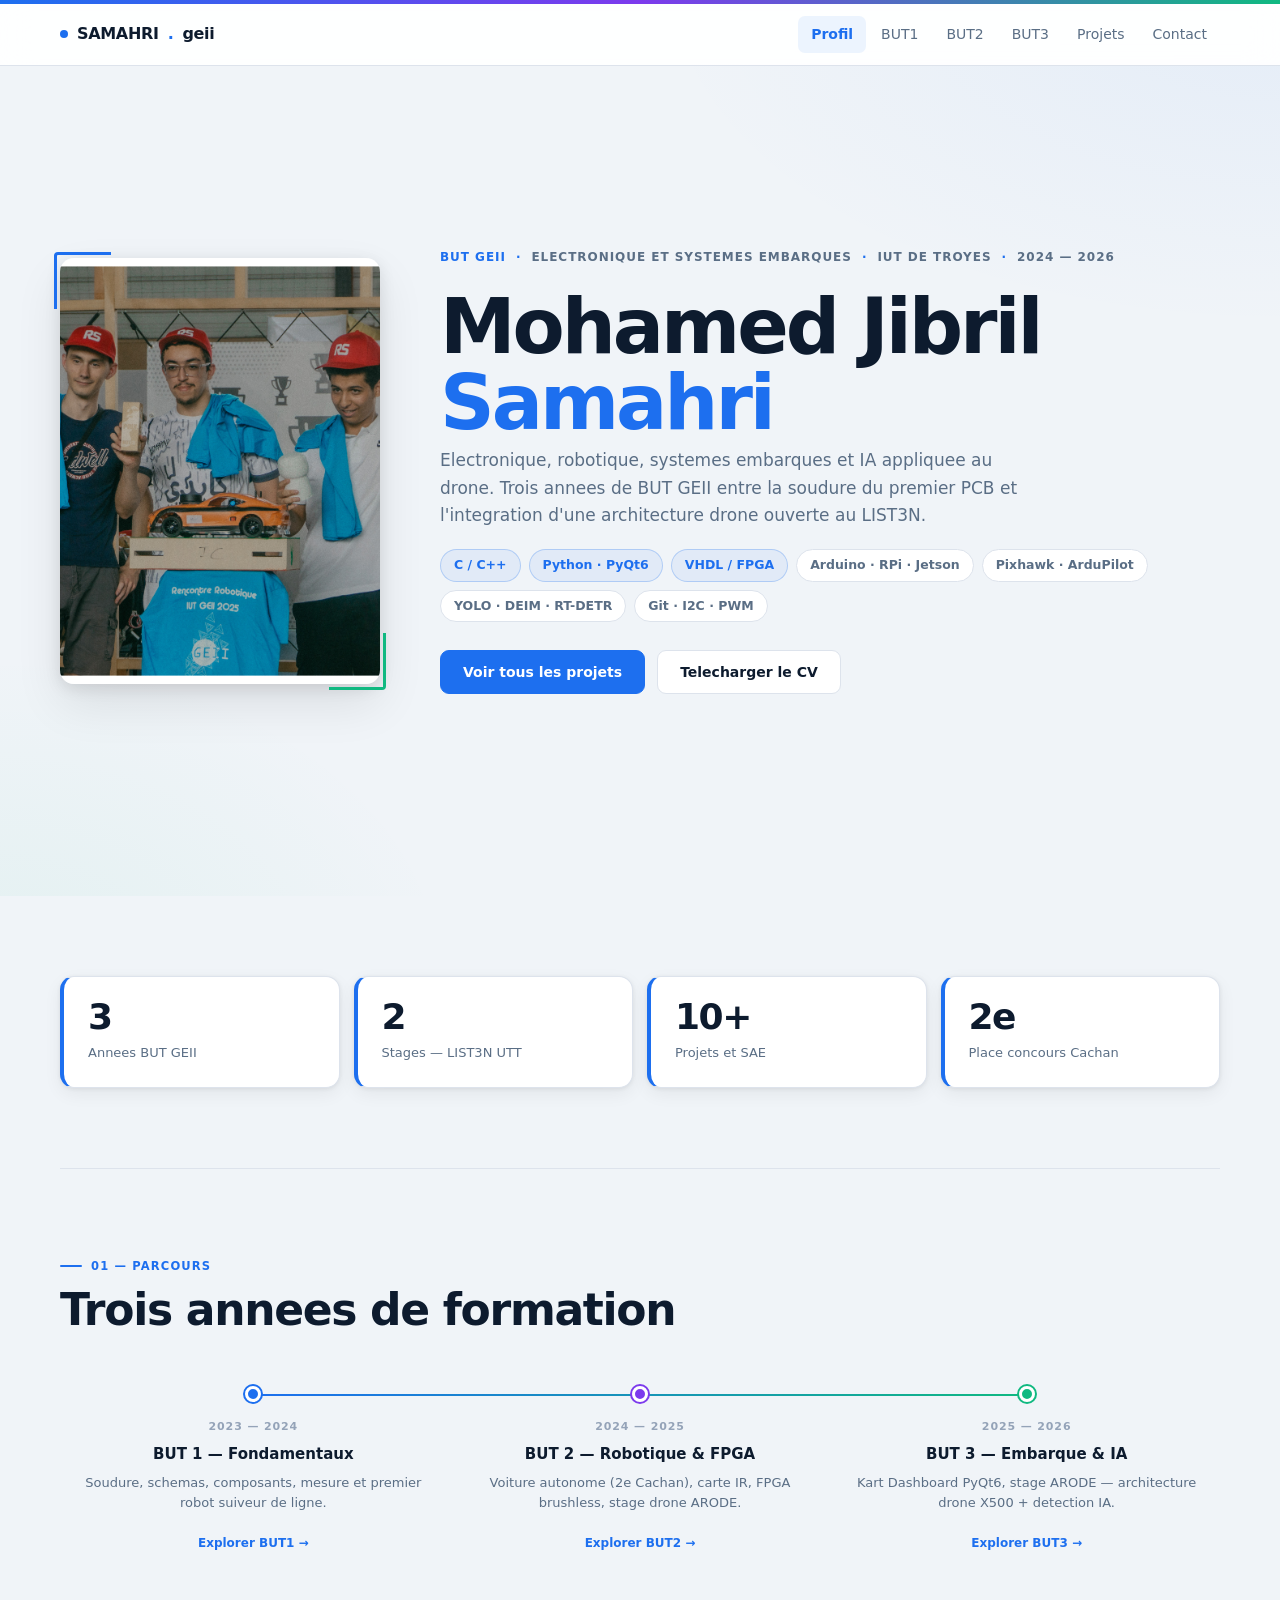
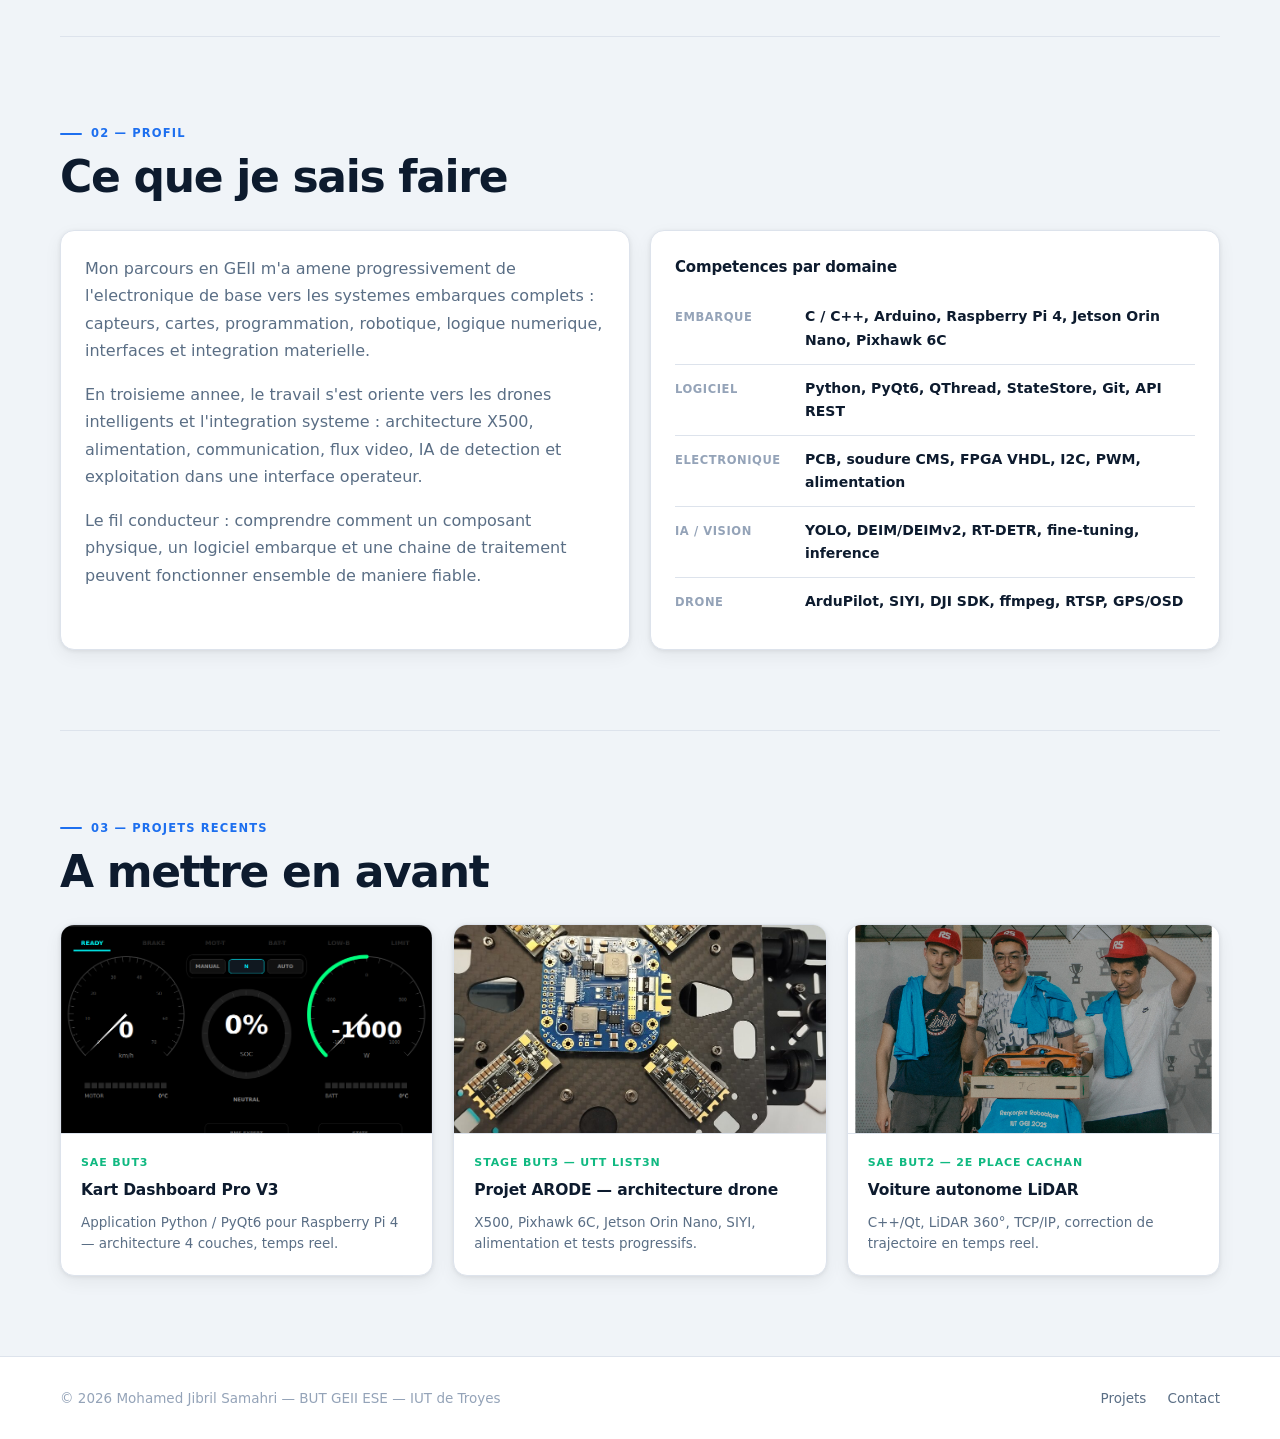
<file: index.html>
<!doctype html>
<html lang="fr">
<head>
  <meta charset="utf-8">
  <meta name="viewport" content="width=device-width, initial-scale=1">
  <title>Jibril Samahri | Portfolio BUT GEII ESE</title>
  <meta name="description" content="Portfolio de Mohamed Jibril Samahri, etudiant en BUT GEII parcours ESE a l'IUT de Troyes. Electronique, systemes embarques, drone, IA.">
  <link rel="stylesheet" href="assets/styles.css">
</head>
<body>
  <header class="nav">
    <a class="brand" href="index.html"><span class="dot"></span>SAMAHRI<span>.</span>geii</a>
    <button class="nav-toggle" type="button" aria-label="Ouvrir le menu" aria-expanded="false">≡</button>
    <nav class="nav-links" aria-label="Navigation principale">
      <a class="active" href="index.html">Profil</a>
      <a href="but1.html">BUT1</a>
      <a href="but2.html">BUT2</a>
      <a href="but3.html">BUT3</a>
      <a href="projets.html">Projets</a>
      <a href="contact.html">Contact</a>
    </nav>
  </header>

  <main>

    <!-- ─── HERO ─────────────────────────────────────────── -->
    <section class="hero-alt">
      <div class="wrap hero-alt-grid">

        <figure class="portrait-square">
          <img src="assets/media/portrait.jpg" alt="Mohamed Jibril Samahri">
        </figure>

        <div>
          <div class="formation-tag">
            <span class="hi">BUT GEII</span>
            <span class="sep">·</span>
            <span>Electronique et Systemes Embarques</span>
            <span class="sep">·</span>
            <span>IUT de Troyes</span>
            <span class="sep">·</span>
            <span>2024 — 2026</span>
          </div>

          <h1 class="hero-name">
            Mohamed Jibril
            <em>Samahri</em>
          </h1>

          <p class="hero-subtitle">
            Electronique, robotique, systemes embarques et IA appliquee au drone. Trois annees de BUT GEII entre la soudure du premier PCB et l'integration d'une architecture drone ouverte au LIST3N.
          </p>

          <div class="skill-pills">
            <span class="accent">C / C++</span>
            <span class="accent">Python · PyQt6</span>
            <span class="accent">VHDL / FPGA</span>
            <span>Arduino · RPi · Jetson</span>
            <span>Pixhawk · ArduPilot</span>
            <span>YOLO · DEIM · RT-DETR</span>
            <span>Git · I2C · PWM</span>
          </div>

          <div class="actions">
            <a class="btn primary" href="projets.html">Voir tous les projets</a>
            <a class="btn ghost" href="assets/docs/cv-fr.pdf">Telecharger le CV</a>
          </div>
        </div>

      </div>
    </section>

    <!-- ─── CHIFFRES CLES ────────────────────────────────── -->
    <section class="wrap section">
      <div class="telemetry">
        <article><strong>3</strong><span>Annees BUT GEII</span></article>
        <article><strong>2</strong><span>Stages — LIST3N UTT</span></article>
        <article><strong>10+</strong><span>Projets et SAE</span></article>
        <article><strong>2e</strong><span>Place concours Cachan</span></article>
      </div>
    </section>

    <!-- ─── PARCOURS TIMELINE ─────────────────────────────── -->
    <section class="wrap section">
      <p class="section-tag">01 — Parcours</p>
      <h2 class="section-title">Trois annees de formation</h2>
      <div class="timeline">
        <a class="tl-item" href="but1.html">
          <span class="tl-dot"></span>
          <p class="tl-year">2023 — 2024</p>
          <p class="tl-title">BUT 1 — Fondamentaux</p>
          <p class="tl-desc">Soudure, schemas, composants, mesure et premier robot suiveur de ligne.</p>
          <span class="tl-link">Explorer BUT1 →</span>
        </a>
        <a class="tl-item" href="but2.html">
          <span class="tl-dot"></span>
          <p class="tl-year">2024 — 2025</p>
          <p class="tl-title">BUT 2 — Robotique & FPGA</p>
          <p class="tl-desc">Voiture autonome (2e Cachan), carte IR, FPGA brushless, stage drone ARODE.</p>
          <span class="tl-link">Explorer BUT2 →</span>
        </a>
        <a class="tl-item" href="but3.html">
          <span class="tl-dot"></span>
          <p class="tl-year">2025 — 2026</p>
          <p class="tl-title">BUT 3 — Embarque & IA</p>
          <p class="tl-desc">Kart Dashboard PyQt6, stage ARODE — architecture drone X500 + detection IA.</p>
          <span class="tl-link">Explorer BUT3 →</span>
        </a>
      </div>
    </section>

    <!-- ─── PROFIL TECHNIQUE ──────────────────────────────── -->
    <section class="wrap section">
      <p class="section-tag">02 — Profil</p>
      <h2 class="section-title">Ce que je sais faire</h2>
      <div class="grid two">
        <div class="card prose">
          <p>Mon parcours en GEII m'a amene progressivement de l'electronique de base vers les systemes embarques complets : capteurs, cartes, programmation, robotique, logique numerique, interfaces et integration materielle.</p>
          <p>En troisieme annee, le travail s'est oriente vers les drones intelligents et l'integration systeme : architecture X500, alimentation, communication, flux video, IA de detection et exploitation dans une interface operateur.</p>
          <p>Le fil conducteur : comprendre comment un composant physique, un logiciel embarque et une chaine de traitement peuvent fonctionner ensemble de maniere fiable.</p>
        </div>
        <div class="card">
          <h3>Competences par domaine</h3>
          <ul class="spec-list">
            <li><span>Embarque</span><strong>C / C++, Arduino, Raspberry Pi 4, Jetson Orin Nano, Pixhawk 6C</strong></li>
            <li><span>Logiciel</span><strong>Python, PyQt6, QThread, StateStore, Git, API REST</strong></li>
            <li><span>Electronique</span><strong>PCB, soudure CMS, FPGA VHDL, I2C, PWM, alimentation</strong></li>
            <li><span>IA / vision</span><strong>YOLO, DEIM/DEIMv2, RT-DETR, fine-tuning, inference</strong></li>
            <li><span>Drone</span><strong>ArduPilot, SIYI, DJI SDK, ffmpeg, RTSP, GPS/OSD</strong></li>
          </ul>
        </div>
      </div>
    </section>

    <!-- ─── PROJETS RECENTS ───────────────────────────────── -->
    <section class="wrap section">
      <p class="section-tag">03 — Projets recents</p>
      <h2 class="section-title">A mettre en avant</h2>
      <div class="grid three">
        <a class="project-card" href="but3.html#kart">
          <img src="assets/media/kart-screen-1.png" alt="Kart Dashboard Pro V3 — interface">
          <div><span>SAE BUT3</span><h3>Kart Dashboard Pro V3</h3><p>Application Python / PyQt6 pour Raspberry Pi 4 — architecture 4 couches, temps reel.</p></div>
        </a>
        <a class="project-card" href="stage-but3.html">
          <img src="assets/media/stage-x500-board.jpg" alt="Architecture drone X500 ARODE">
          <div><span>Stage BUT3 — UTT LIST3N</span><h3>Projet ARODE — architecture drone</h3><p>X500, Pixhawk 6C, Jetson Orin Nano, SIYI, alimentation et tests progressifs.</p></div>
        </a>
        <a class="project-card" href="but2.html#voiture">
          <img src="assets/media/mahara/voiture-cachan.jpg" alt="Voiture autonome — 2e place Cachan">
          <div><span>SAE BUT2 — 2e place Cachan</span><h3>Voiture autonome LiDAR</h3><p>C++/Qt, LiDAR 360°, TCP/IP, correction de trajectoire en temps reel.</p></div>
        </a>
      </div>
    </section>

  </main>

  <footer class="footer">
    <div class="wrap footer-grid">
      <p>© 2026 Mohamed Jibril Samahri — BUT GEII ESE — IUT de Troyes</p>
      <div>
        <a href="projets.html">Projets</a>
        <a href="contact.html">Contact</a>
      </div>
    </div>
  </footer>
  <script src="assets/app.js"></script>
</body>
</html>
</file>
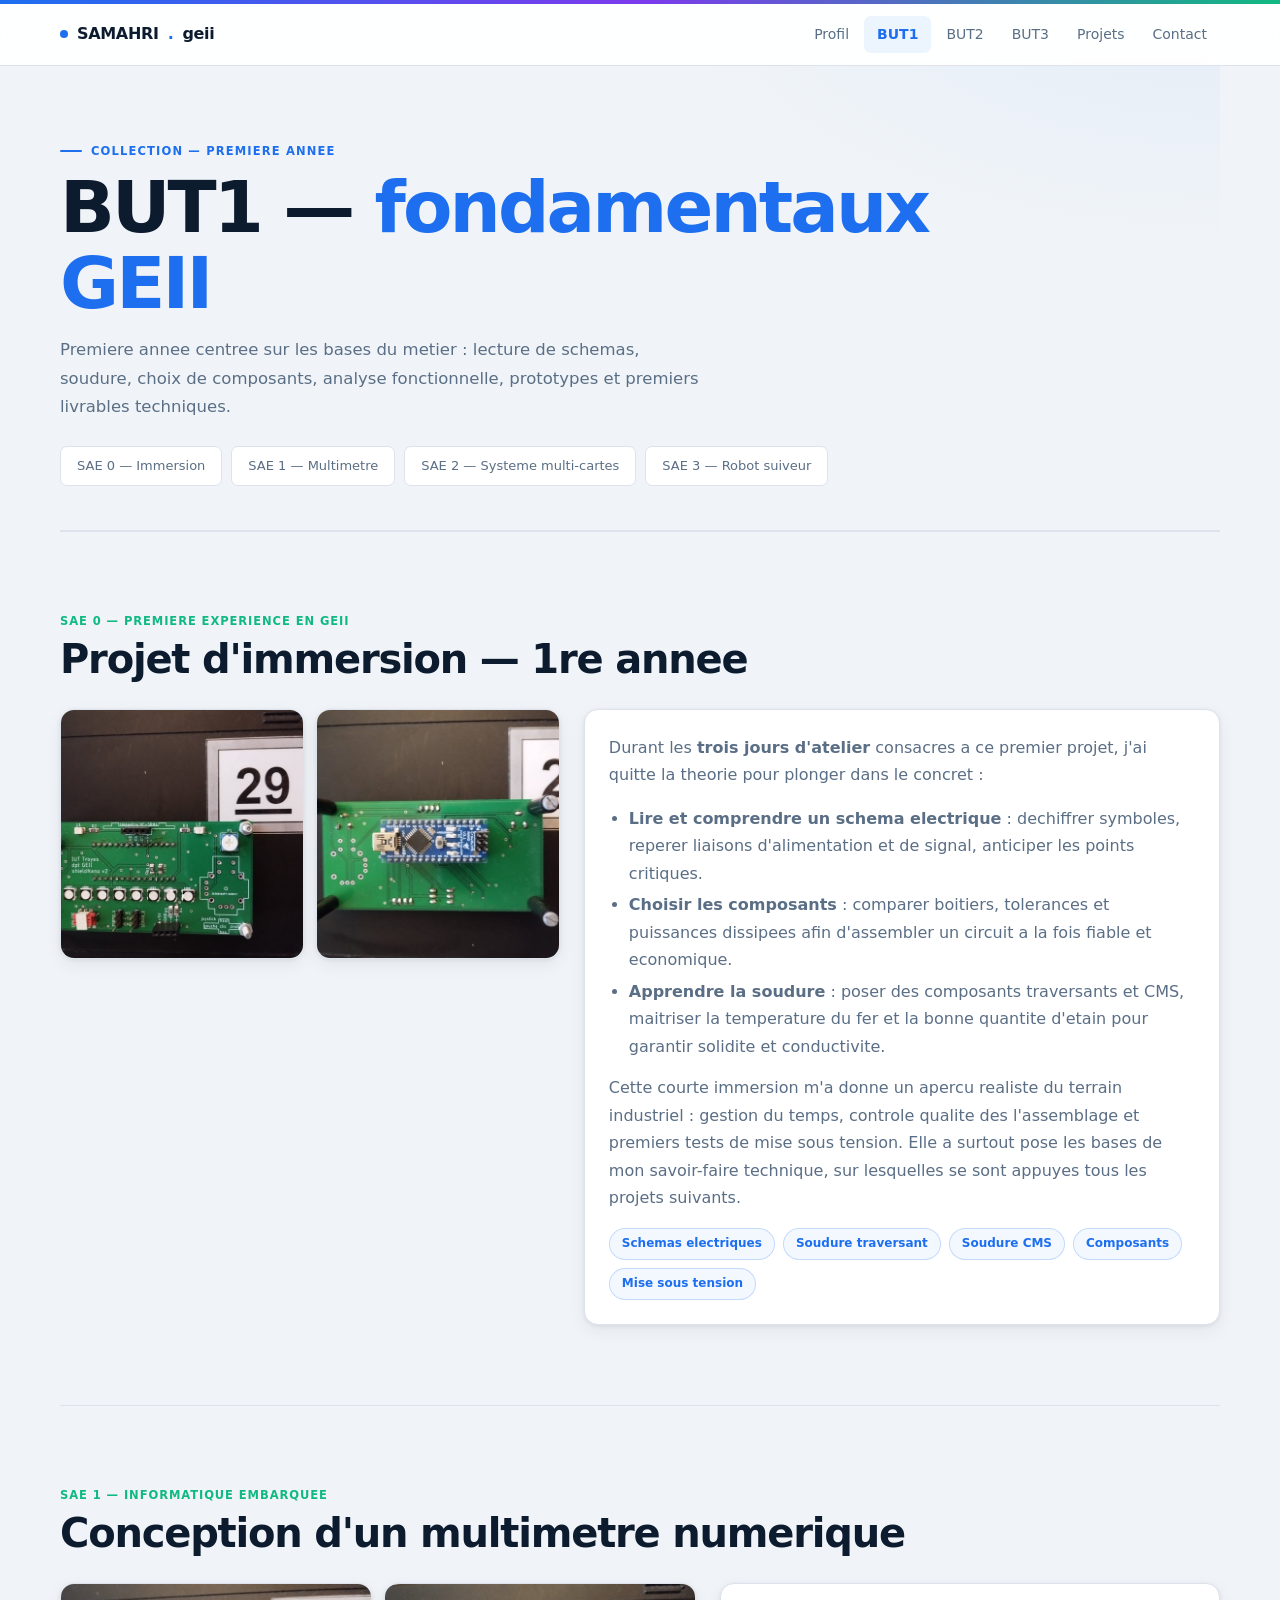
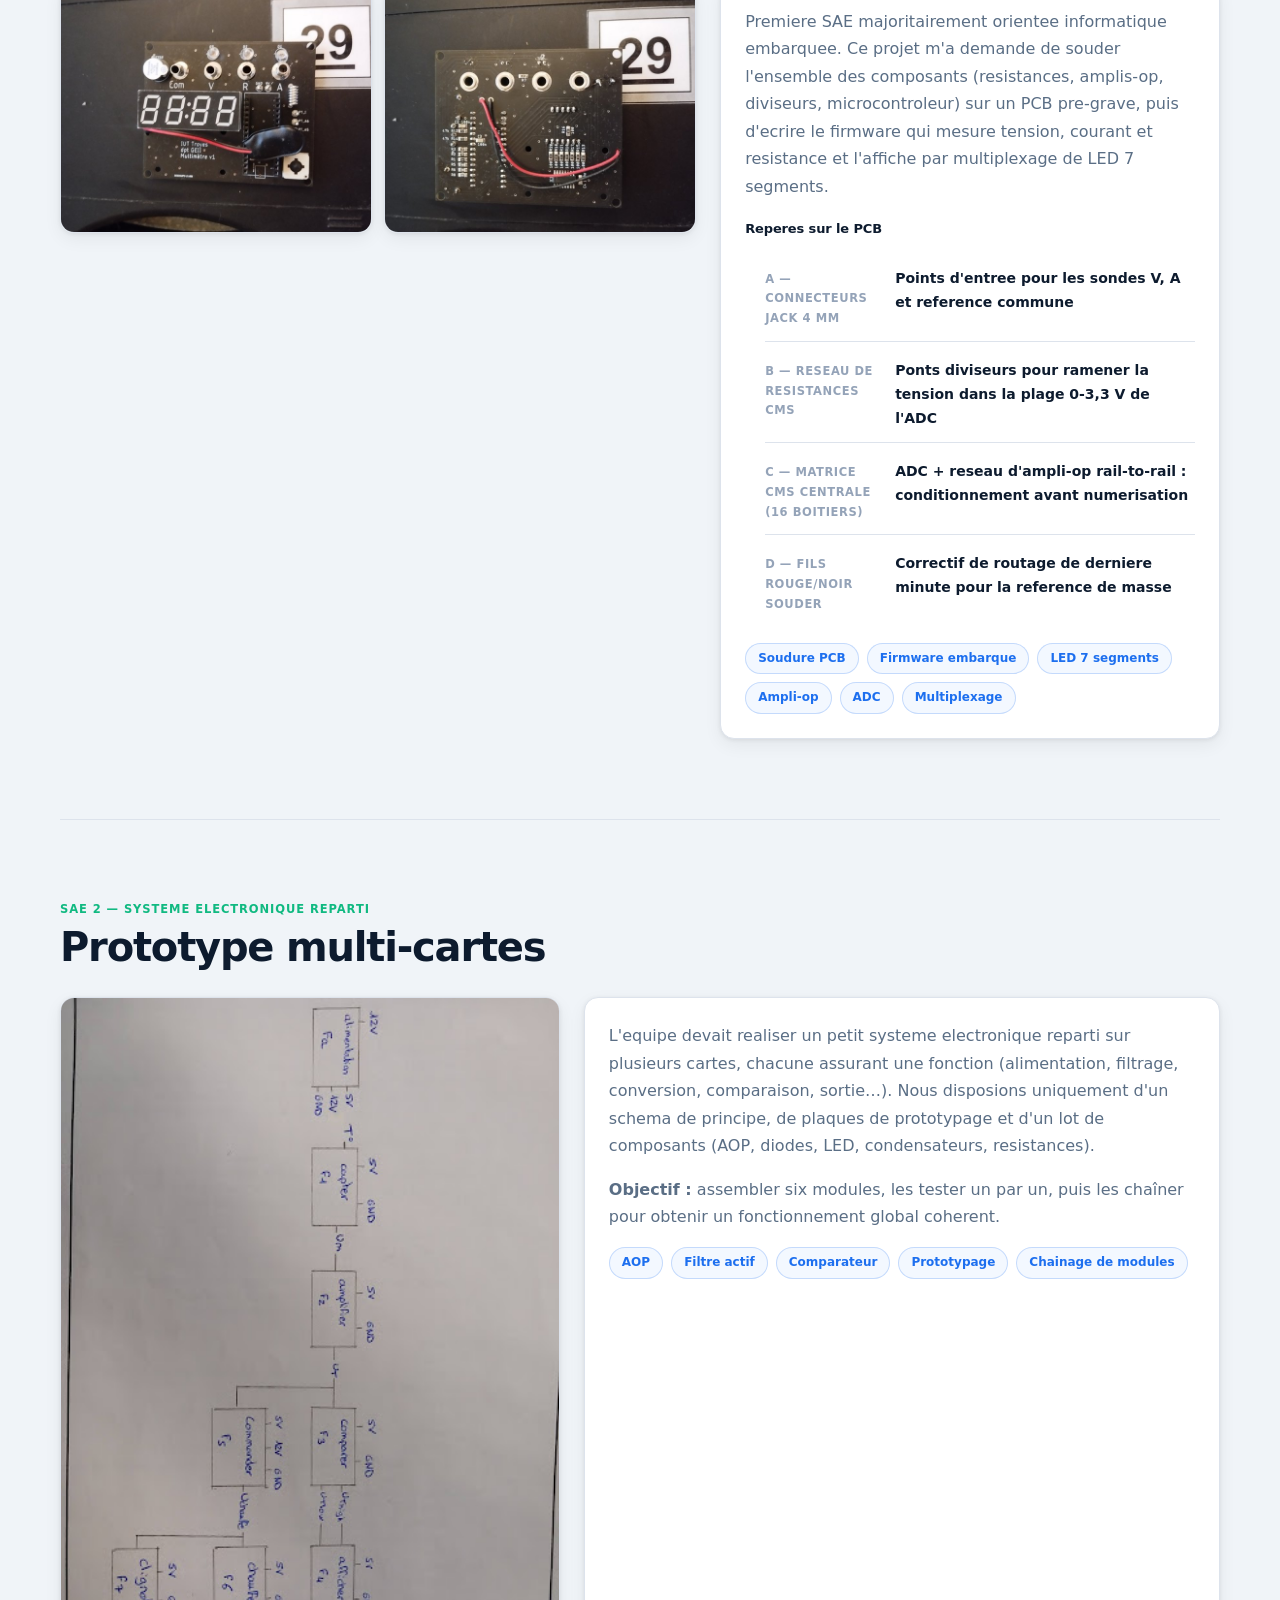
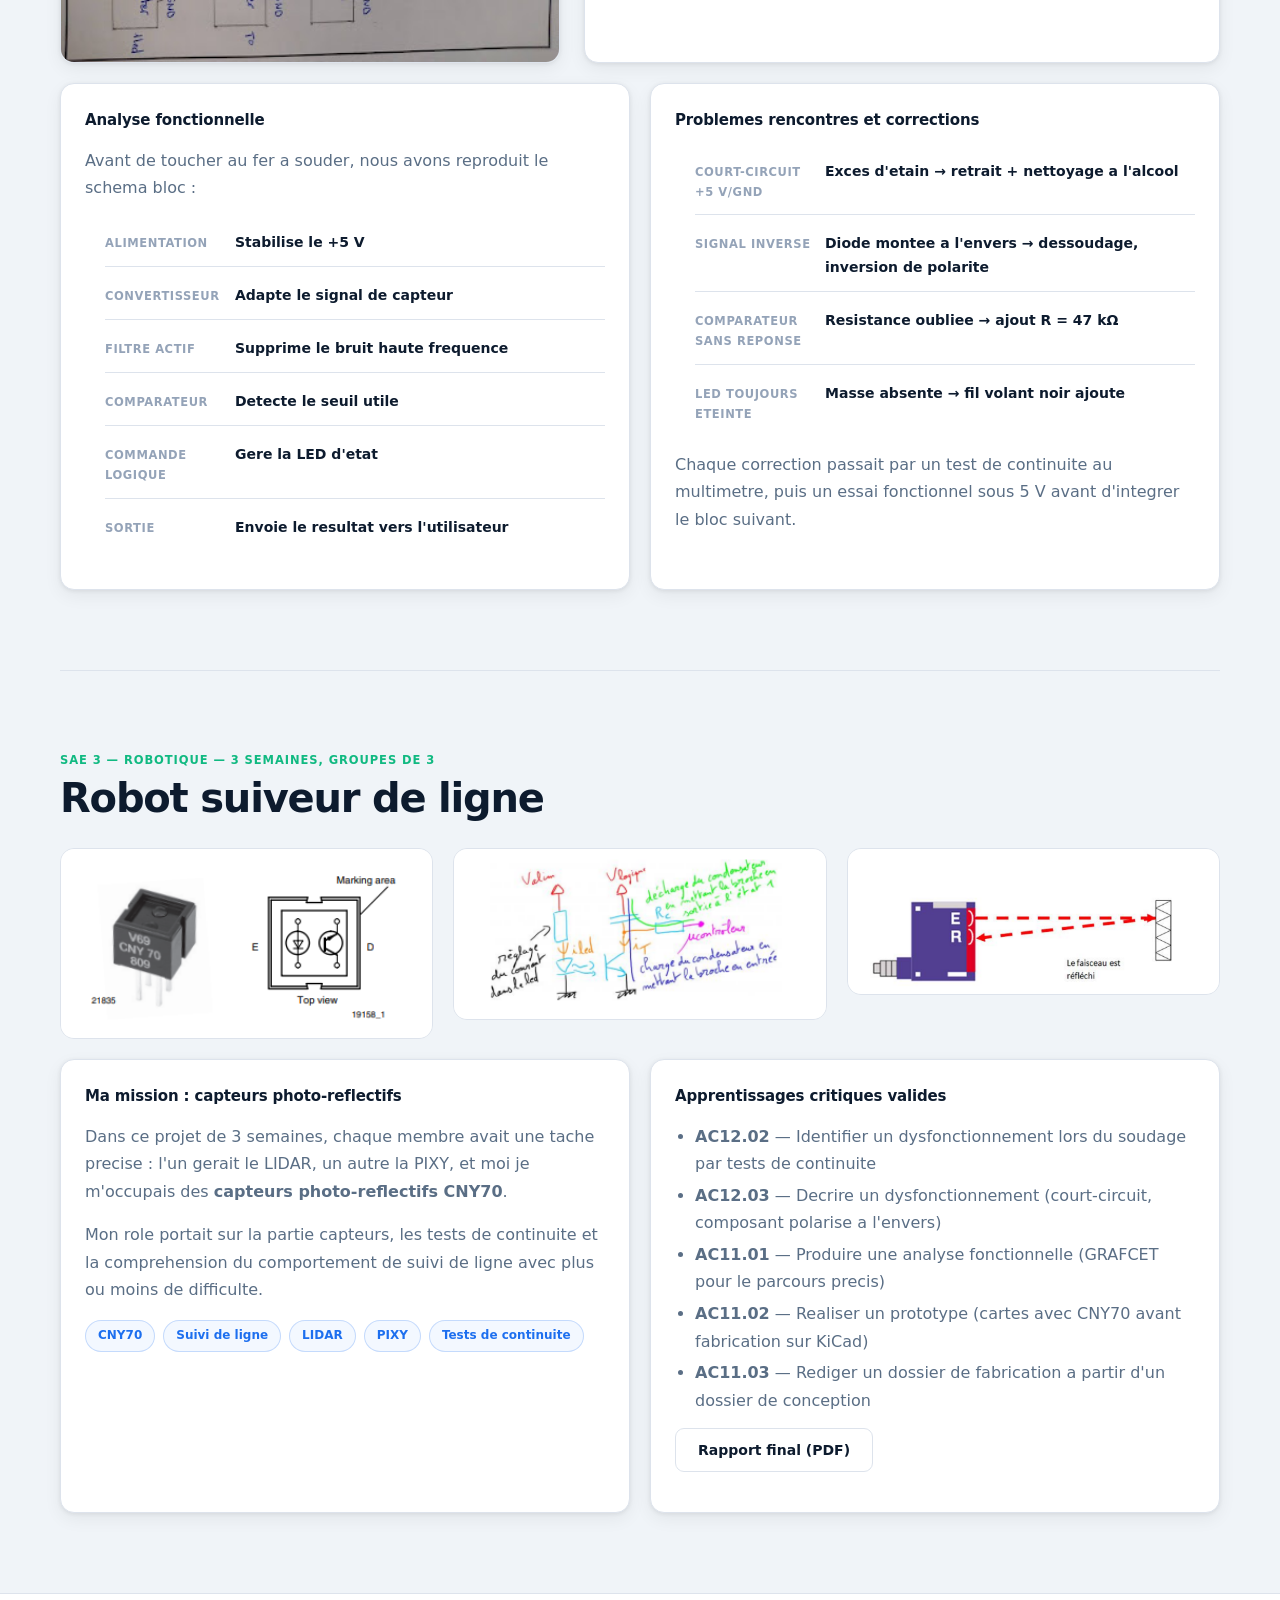
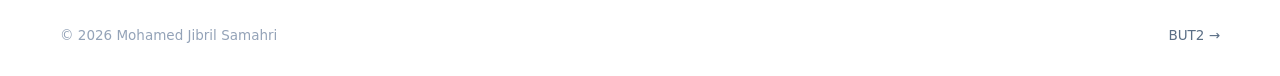
<file: but1.html>
<!doctype html>
<html lang="fr">
<head>
  <meta charset="utf-8">
  <meta name="viewport" content="width=device-width, initial-scale=1">
  <title>BUT1 | Jibril Samahri</title>
  <meta name="description" content="Premiere annee de BUT GEII : SAE immersion electronique, multimetre numerique, systeme multi-cartes et robot suiveur de ligne CNY70.">
  <link rel="stylesheet" href="assets/styles.css">
</head>
<body>
  <header class="nav">
    <a class="brand" href="index.html"><span class="dot"></span>SAMAHRI<span>.</span>geii</a>
    <button class="nav-toggle" type="button" aria-label="Ouvrir le menu" aria-expanded="false">≡</button>
    <nav class="nav-links" aria-label="Navigation principale">
      <a href="index.html">Profil</a>
      <a class="active" href="but1.html">BUT1</a>
      <a href="but2.html">BUT2</a>
      <a href="but3.html">BUT3</a>
      <a href="projets.html">Projets</a>
      <a href="contact.html">Contact</a>
    </nav>
  </header>

  <main>
    <section class="page-hero wrap">
      <p class="section-tag">Collection — Premiere annee</p>
      <h1>BUT1 — <strong>fondamentaux GEII</strong></h1>
      <p class="lead">Premiere annee centree sur les bases du metier : lecture de schemas, soudure, choix de composants, analyse fonctionnelle, prototypes et premiers livrables techniques.</p>
      <div class="quick-grid">
        <a href="#sae0">SAE 0 — Immersion</a>
        <a href="#sae1">SAE 1 — Multimetre</a>
        <a href="#sae2">SAE 2 — Systeme multi-cartes</a>
        <a href="#sae3">SAE 3 — Robot suiveur</a>
      </div>
    </section>

    <!-- SAE 0 ─────────────────────────────────────────────── -->
    <section class="wrap section project-detail" id="sae0">
      <div class="detail-head">
        <span>SAE 0 — Premiere experience en GEII</span>
        <h2>Projet d'immersion — 1re annee</h2>
      </div>
      <div class="detail-grid">
        <div class="gallery" style="display:grid;grid-template-columns:1fr 1fr;gap:12px;">
          <img src="assets/media/mahara/sae0-1.jpg" alt="Carte electronique SAE 0 — cote composants">
          <img src="assets/media/mahara/sae0-2.jpg" alt="Carte electronique SAE 0 — emplacement nano">
        </div>
        <div class="card prose">
          <p>Durant les <strong>trois jours d'atelier</strong> consacres a ce premier projet, j'ai quitte la theorie pour plonger dans le concret :</p>
          <ul>
            <li><strong>Lire et comprendre un schema electrique</strong> : dechiffrer symboles, reperer liaisons d'alimentation et de signal, anticiper les points critiques.</li>
            <li><strong>Choisir les composants</strong> : comparer boitiers, tolerances et puissances dissipees afin d'assembler un circuit a la fois fiable et economique.</li>
            <li><strong>Apprendre la soudure</strong> : poser des composants traversants et CMS, maitriser la temperature du fer et la bonne quantite d'etain pour garantir solidite et conductivite.</li>
          </ul>
          <p>Cette courte immersion m'a donne un apercu realiste du terrain industriel : gestion du temps, controle qualite des l'assemblage et premiers tests de mise sous tension. Elle a surtout pose les bases de mon savoir-faire technique, sur lesquelles se sont appuyes tous les projets suivants.</p>
          <div class="chips"><span>Schemas electriques</span><span>Soudure traversant</span><span>Soudure CMS</span><span>Composants</span><span>Mise sous tension</span></div>
        </div>
      </div>
    </section>

    <!-- SAE 1 ─────────────────────────────────────────────── -->
    <section class="wrap section project-detail" id="sae1">
      <div class="detail-head">
        <span>SAE 1 — Informatique embarquee</span>
        <h2>Conception d'un multimetre numerique</h2>
      </div>
      <div class="detail-grid reverse">
        <div class="gallery" style="display:grid;grid-template-columns:1fr 1fr;gap:12px;">
          <img src="assets/media/mahara/sae1-1.jpg" alt="Multimetre numerique — face avant">
          <img src="assets/media/mahara/sae1-2.jpg" alt="Multimetre numerique — face arriere">
        </div>
        <div class="card prose">
          <p>Premiere SAE majoritairement orientee informatique embarquee. Ce projet m'a demande de souder l'ensemble des composants (resistances, amplis-op, diviseurs, microcontroleur) sur un PCB pre-grave, puis d'ecrire le firmware qui mesure tension, courant et resistance et l'affiche par multiplexage de LED 7 segments.</p>
          <h3 style="font-size:13px;margin-top:18px;color:var(--txt)">Reperes sur le PCB</h3>
          <ul class="spec-list">
            <li><span>A — Connecteurs jack 4 mm</span><strong>Points d'entree pour les sondes V, A et reference commune</strong></li>
            <li><span>B — Reseau de resistances CMS</span><strong>Ponts diviseurs pour ramener la tension dans la plage 0-3,3 V de l'ADC</strong></li>
            <li><span>C — Matrice CMS centrale (16 boitiers)</span><strong>ADC + reseau d'ampli-op rail-to-rail : conditionnement avant numerisation</strong></li>
            <li><span>D — Fils rouge/noir souder</span><strong>Correctif de routage de derniere minute pour la reference de masse</strong></li>
          </ul>
          <div class="chips"><span>Soudure PCB</span><span>Firmware embarque</span><span>LED 7 segments</span><span>Ampli-op</span><span>ADC</span><span>Multiplexage</span></div>
        </div>
      </div>
    </section>

    <!-- SAE 2 ─────────────────────────────────────────────── -->
    <section class="wrap section project-detail" id="sae2">
      <div class="detail-head">
        <span>SAE 2 — Systeme electronique reparti</span>
        <h2>Prototype multi-cartes</h2>
      </div>

      <div class="detail-grid">
        <img src="assets/media/mahara/sae2-1.jpg" alt="Systeme electronique multi-cartes">
        <div class="card prose">
          <p>L'equipe devait realiser un petit systeme electronique reparti sur plusieurs cartes, chacune assurant une fonction (alimentation, filtrage, conversion, comparaison, sortie…). Nous disposions uniquement d'un schema de principe, de plaques de prototypage et d'un lot de composants (AOP, diodes, LED, condensateurs, resistances).</p>
          <p><strong>Objectif :</strong> assembler six modules, les tester un par un, puis les chaîner pour obtenir un fonctionnement global coherent.</p>
          <div class="chips"><span>AOP</span><span>Filtre actif</span><span>Comparateur</span><span>Prototypage</span><span>Chainage de modules</span></div>
        </div>
      </div>

      <div class="grid two" style="margin-top:20px">
        <div class="card prose">
          <h3>Analyse fonctionnelle</h3>
          <p>Avant de toucher au fer a souder, nous avons reproduit le schema bloc :</p>
          <ul class="spec-list">
            <li><span>Alimentation</span><strong>Stabilise le +5 V</strong></li>
            <li><span>Convertisseur</span><strong>Adapte le signal de capteur</strong></li>
            <li><span>Filtre actif</span><strong>Supprime le bruit haute frequence</strong></li>
            <li><span>Comparateur</span><strong>Detecte le seuil utile</strong></li>
            <li><span>Commande logique</span><strong>Gere la LED d'etat</strong></li>
            <li><span>Sortie</span><strong>Envoie le resultat vers l'utilisateur</strong></li>
          </ul>
        </div>
        <div class="card prose">
          <h3>Problemes rencontres et corrections</h3>
          <ul class="spec-list">
            <li><span>Court-circuit +5 V/GND</span><strong>Exces d'etain → retrait + nettoyage a l'alcool</strong></li>
            <li><span>Signal inverse</span><strong>Diode montee a l'envers → dessoudage, inversion de polarite</strong></li>
            <li><span>Comparateur sans reponse</span><strong>Resistance oubliee → ajout R = 47 kΩ</strong></li>
            <li><span>LED toujours eteinte</span><strong>Masse absente → fil volant noir ajoute</strong></li>
          </ul>
          <p>Chaque correction passait par un test de continuite au multimetre, puis un essai fonctionnel sous 5 V avant d'integrer le bloc suivant.</p>
        </div>
      </div>
    </section>

    <!-- SAE 3 ─────────────────────────────────────────────── -->
    <section class="wrap section project-detail" id="sae3">
      <div class="detail-head">
        <span>SAE 3 — Robotique — 3 semaines, groupes de 3</span>
        <h2>Robot suiveur de ligne</h2>
      </div>

      <div class="grid three" style="margin-bottom:20px">
        <img src="assets/media/mahara/sae3-cny.png"             alt="Schema CNY70 — capteur photo-reflectif" style="width:100%;border-radius:var(--radius);border:1px solid var(--line)">
        <img src="assets/media/mahara/sae3-cny-fonctionnement.png" alt="Fonctionnement CNY70"                style="width:100%;border-radius:var(--radius);border:1px solid var(--line)">
        <img src="assets/media/mahara/sae3-cny-simple.png"      alt="Schema CNY70 simplifie"                style="width:100%;border-radius:var(--radius);border:1px solid var(--line)">
      </div>

      <div class="grid two">
        <div class="card prose">
          <h3>Ma mission : capteurs photo-reflectifs</h3>
          <p>Dans ce projet de 3 semaines, chaque membre avait une tache precise : l'un gerait le LIDAR, un autre la PIXY, et moi je m'occupais des <strong>capteurs photo-reflectifs CNY70</strong>.</p>
          <p>Mon role portait sur la partie capteurs, les tests de continuite et la comprehension du comportement de suivi de ligne avec plus ou moins de difficulte.</p>
          <div class="chips"><span>CNY70</span><span>Suivi de ligne</span><span>LIDAR</span><span>PIXY</span><span>Tests de continuite</span></div>
        </div>
        <div class="card prose">
          <h3>Apprentissages critiques valides</h3>
          <ul>
            <li><strong>AC12.02</strong> — Identifier un dysfonctionnement lors du soudage par tests de continuite</li>
            <li><strong>AC12.03</strong> — Decrire un dysfonctionnement (court-circuit, composant polarise a l'envers)</li>
            <li><strong>AC11.01</strong> — Produire une analyse fonctionnelle (GRAFCET pour le parcours precis)</li>
            <li><strong>AC11.02</strong> — Realiser un prototype (cartes avec CNY70 avant fabrication sur KiCad)</li>
            <li><strong>AC11.03</strong> — Rediger un dossier de fabrication a partir d'un dossier de conception</li>
          </ul>
          <p><a class="btn ghost" href="assets/docs/robot-suiveur-ligne.pdf">Rapport final (PDF)</a></p>
        </div>
      </div>
    </section>
  </main>

  <footer class="footer">
    <div class="wrap footer-grid">
      <p>© 2026 Mohamed Jibril Samahri</p>
      <div><a href="but2.html">BUT2 →</a></div>
    </div>
  </footer>
  <script src="assets/app.js"></script>
</body>
</html>
</file>
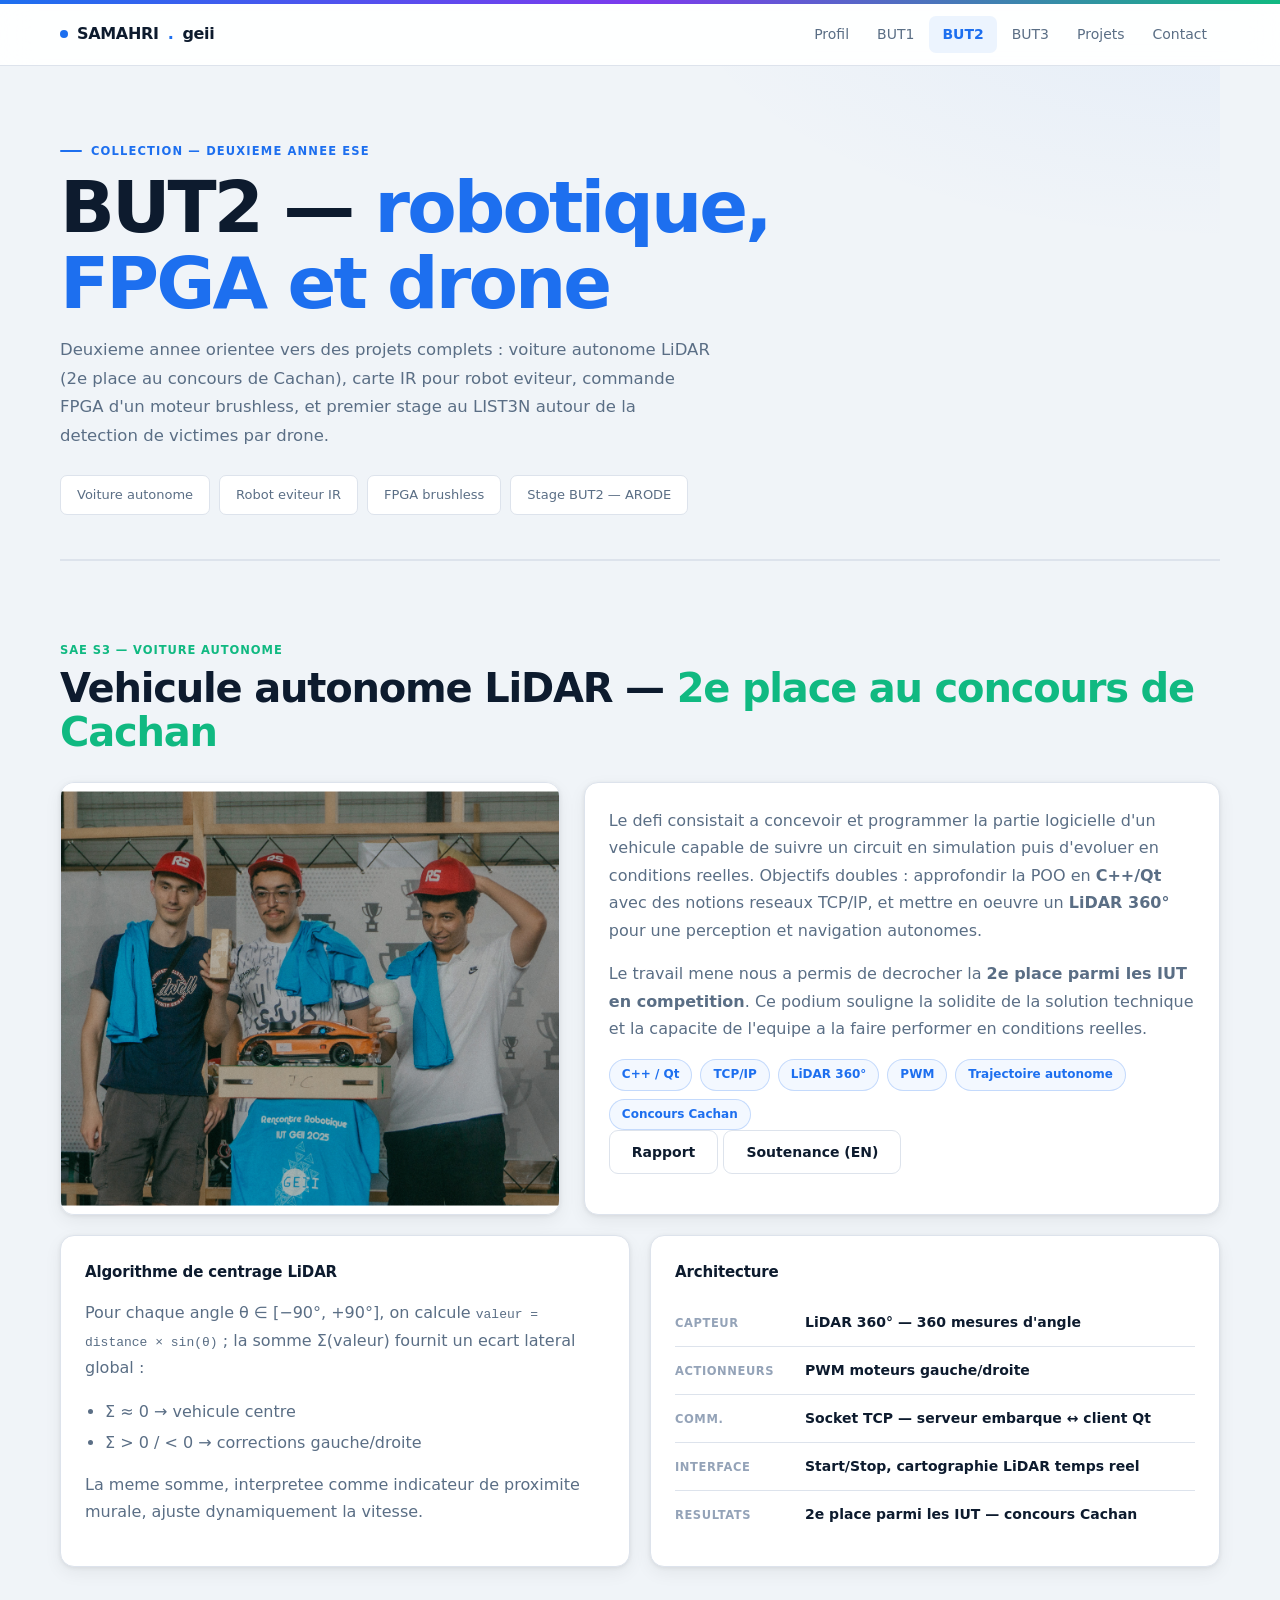
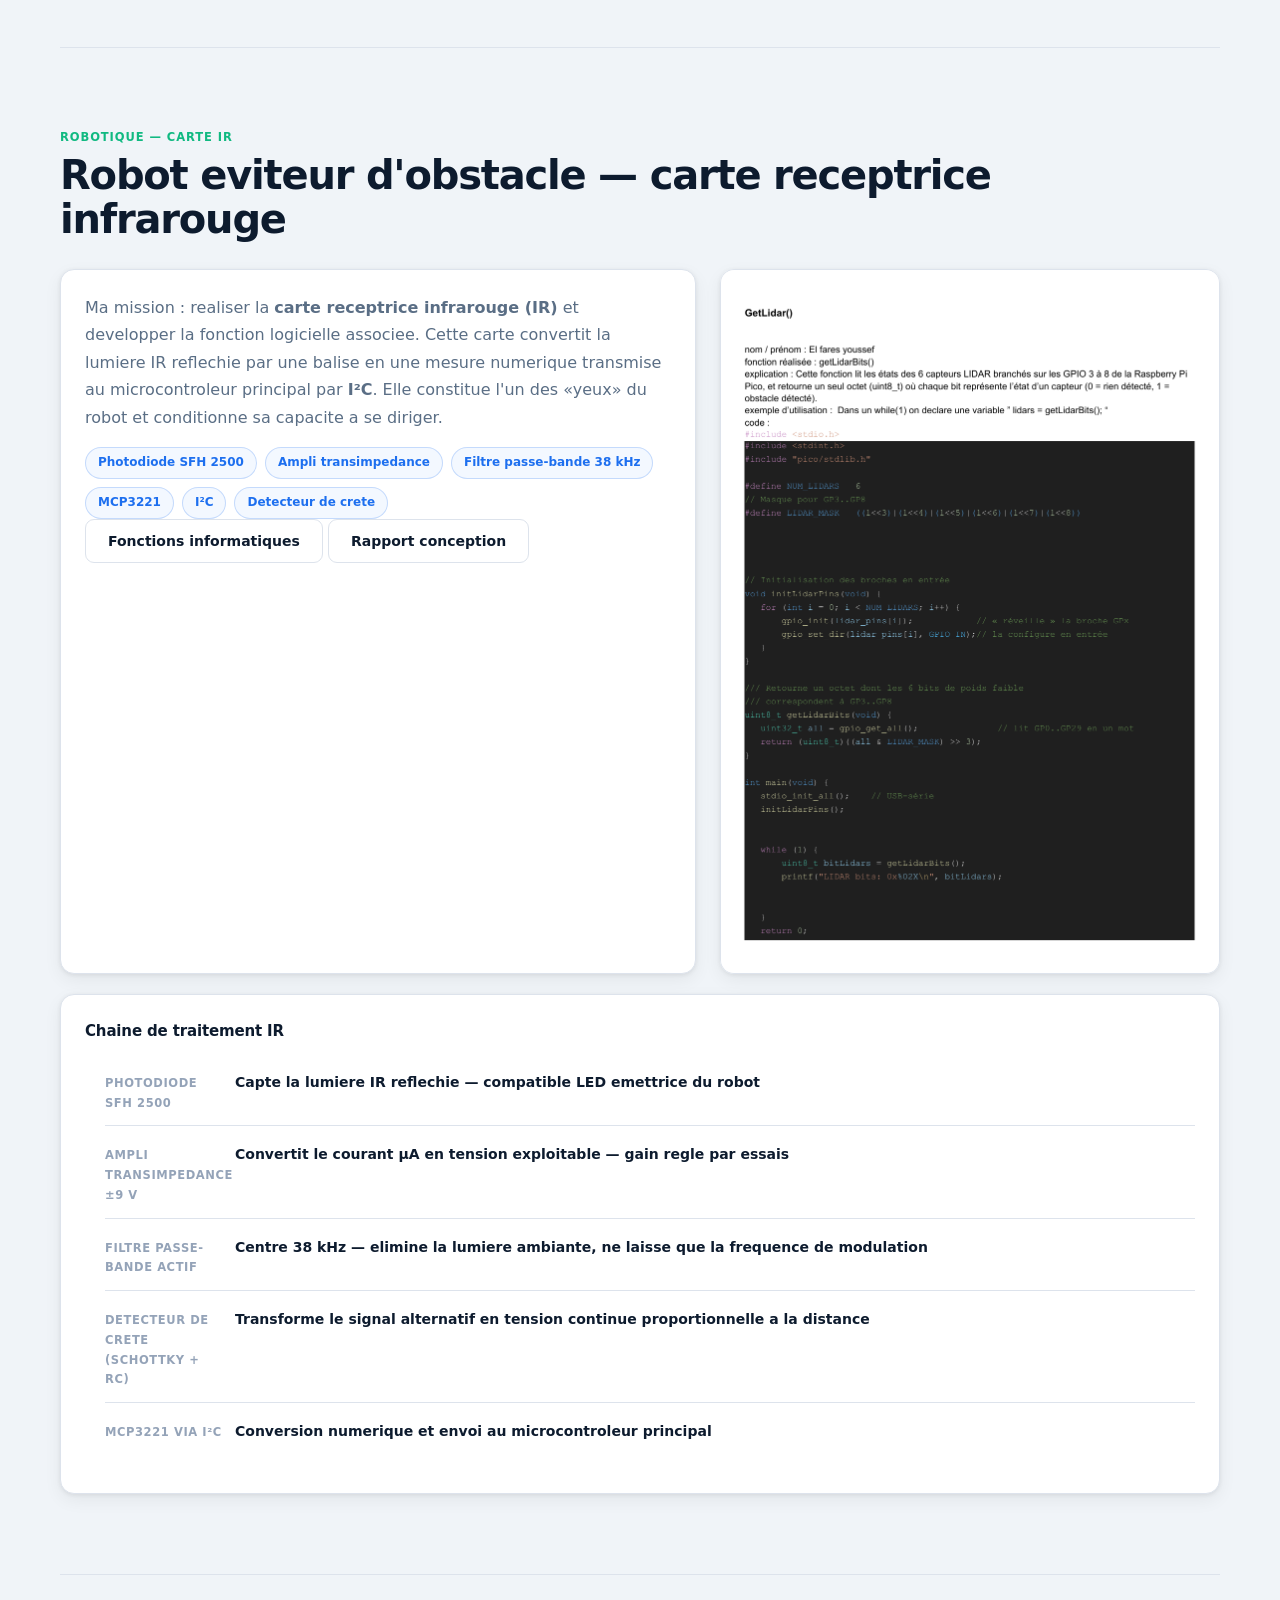
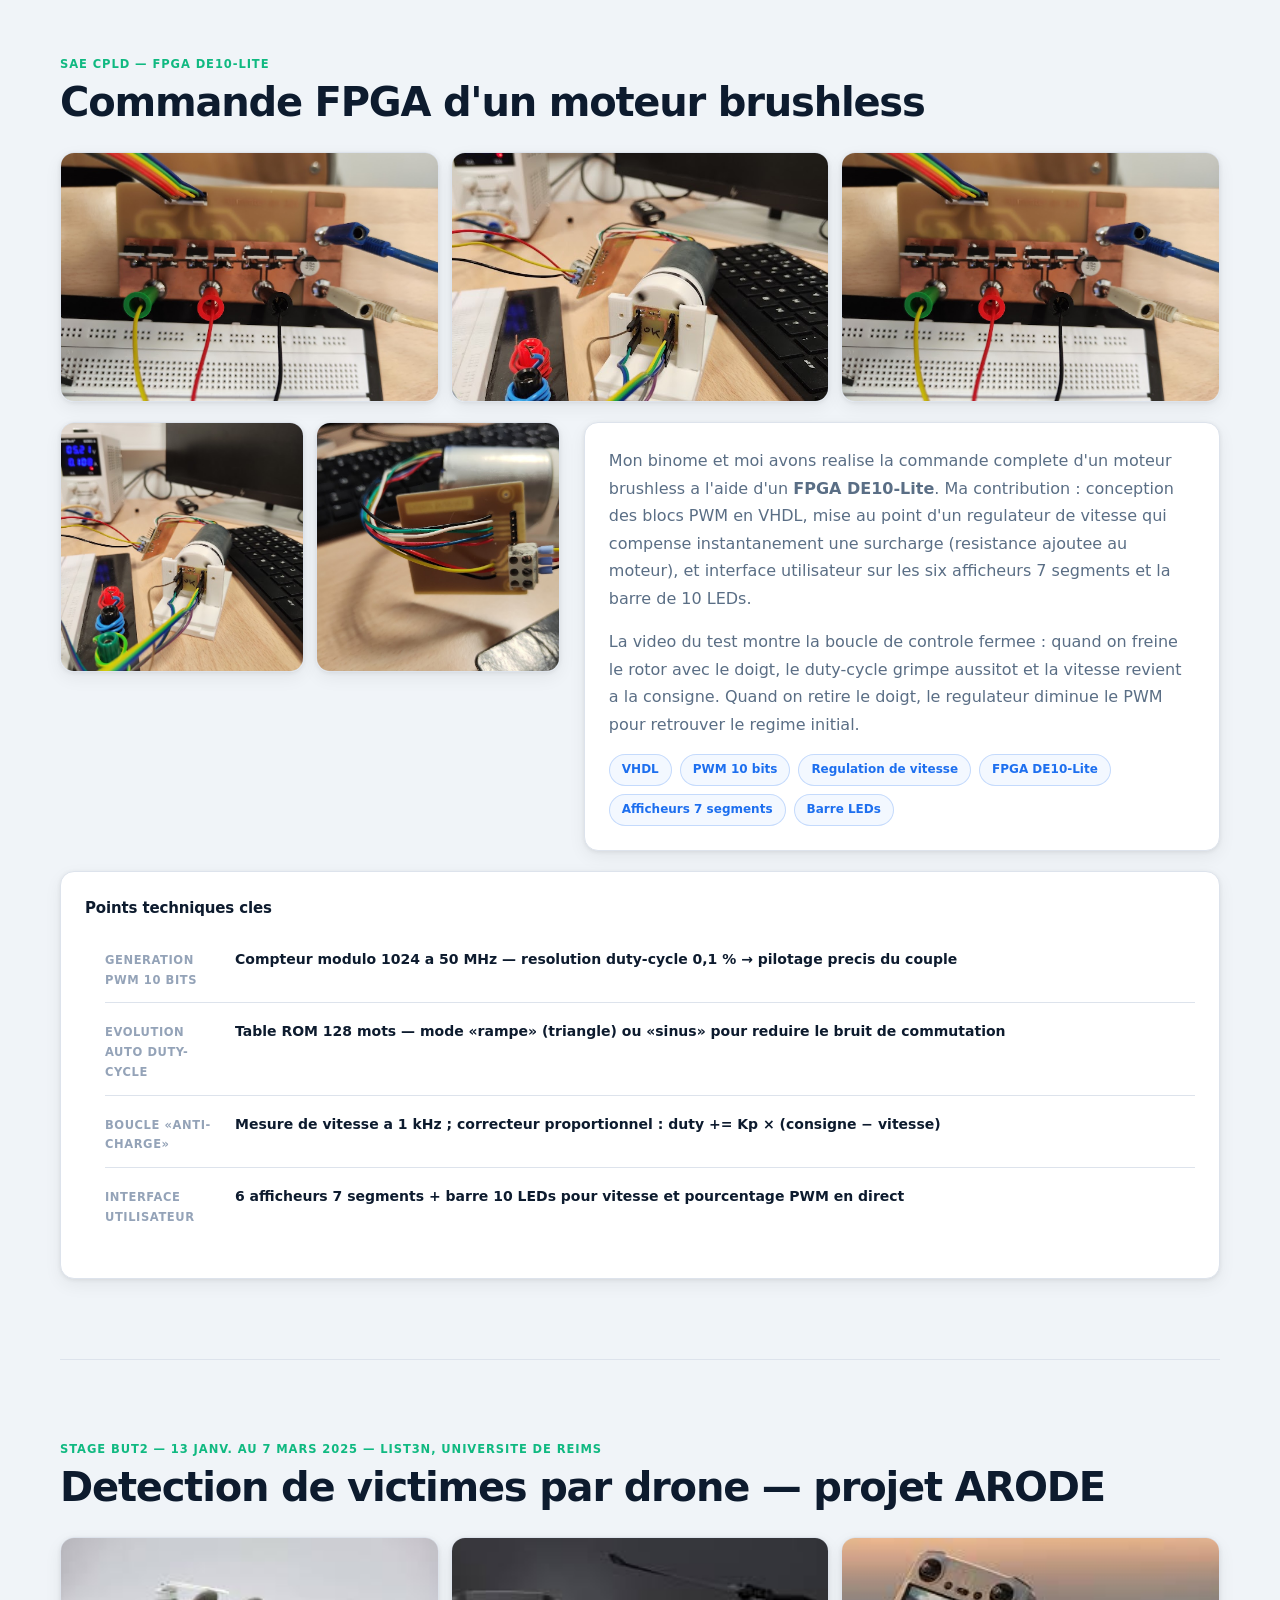
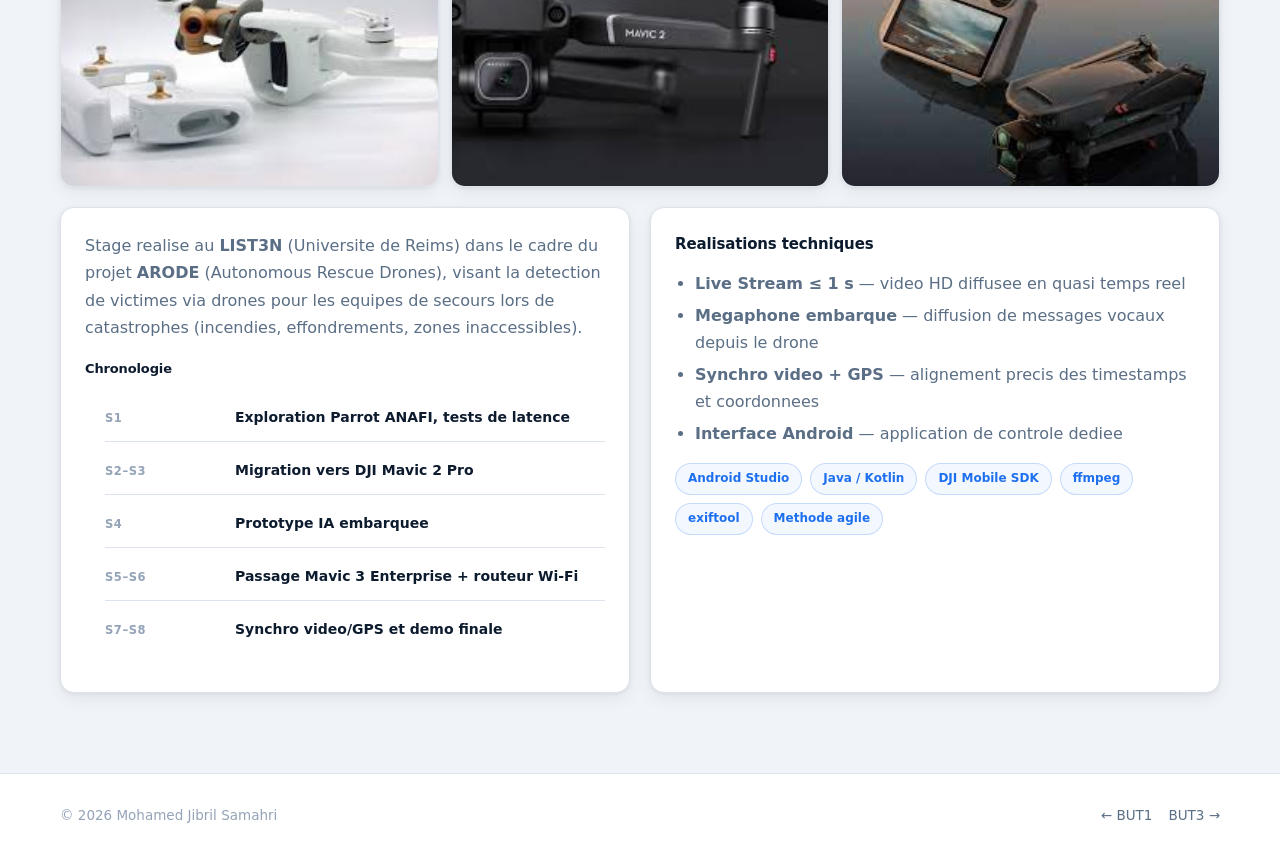
<file: but2.html>
<!doctype html>
<html lang="fr">
<head>
  <meta charset="utf-8">
  <meta name="viewport" content="width=device-width, initial-scale=1">
  <title>BUT2 | Jibril Samahri</title>
  <meta name="description" content="Deuxieme annee de BUT GEII ESE : voiture autonome 2e place Cachan, robot eviteur d'obstacle IR, FPGA regulateur brushless et stage drone ARODE.">
  <link rel="stylesheet" href="assets/styles.css">
</head>
<body>
  <header class="nav">
    <a class="brand" href="index.html"><span class="dot"></span>SAMAHRI<span>.</span>geii</a>
    <button class="nav-toggle" type="button" aria-label="Ouvrir le menu" aria-expanded="false">≡</button>
    <nav class="nav-links" aria-label="Navigation principale">
      <a href="index.html">Profil</a>
      <a href="but1.html">BUT1</a>
      <a class="active" href="but2.html">BUT2</a>
      <a href="but3.html">BUT3</a>
      <a href="projets.html">Projets</a>
      <a href="contact.html">Contact</a>
    </nav>
  </header>

  <main>
    <section class="page-hero wrap">
      <p class="section-tag">Collection — Deuxieme annee ESE</p>
      <h1>BUT2 — <strong>robotique, FPGA et drone</strong></h1>
      <p class="lead">Deuxieme annee orientee vers des projets complets : voiture autonome LiDAR (2e place au concours de Cachan), carte IR pour robot eviteur, commande FPGA d'un moteur brushless, et premier stage au LIST3N autour de la detection de victimes par drone.</p>
      <div class="quick-grid">
        <a href="#voiture">Voiture autonome</a>
        <a href="#robot">Robot eviteur IR</a>
        <a href="#fpga">FPGA brushless</a>
        <a href="#stage">Stage BUT2 — ARODE</a>
      </div>
    </section>

    <!-- VOITURE AUTONOME ─────────────────────────────────── -->
    <section class="wrap section project-detail" id="voiture">
      <div class="detail-head">
        <span>SAE S3 — Voiture autonome</span>
        <h2>Vehicule autonome LiDAR — <strong style="color:var(--accent-2)">2e place au concours de Cachan</strong></h2>
      </div>

      <div class="detail-grid">
        <img src="assets/media/mahara/voiture-cachan.jpg" alt="Equipe voiture autonome — concours Cachan">
        <div class="card prose">
          <p>Le defi consistait a concevoir et programmer la partie logicielle d'un vehicule capable de suivre un circuit en simulation puis d'evoluer en conditions reelles. Objectifs doubles : approfondir la POO en <strong>C++/Qt</strong> avec des notions reseaux TCP/IP, et mettre en oeuvre un <strong>LiDAR 360°</strong> pour une perception et navigation autonomes.</p>
          <p>Le travail mene nous a permis de decrocher la <strong>2e place parmi les IUT en competition</strong>. Ce podium souligne la solidite de la solution technique et la capacite de l'equipe a la faire performer en conditions reelles.</p>
          <div class="chips"><span>C++ / Qt</span><span>TCP/IP</span><span>LiDAR 360°</span><span>PWM</span><span>Trajectoire autonome</span><span>Concours Cachan</span></div>
          <p>
            <a class="btn ghost" href="assets/docs/sae-informatique-s3.pdf">Rapport</a>
            <a class="btn ghost" href="assets/docs/voiture-autonome-soutenance.pdf">Soutenance (EN)</a>
          </p>
        </div>
      </div>

      <div class="grid two" style="margin-top:20px">
        <div class="card prose">
          <h3>Algorithme de centrage LiDAR</h3>
          <p>Pour chaque angle θ ∈ [−90°, +90°], on calcule <code>valeur = distance × sin(θ)</code> ; la somme Σ(valeur) fournit un ecart lateral global :</p>
          <ul>
            <li>Σ ≈ 0 → vehicule centre</li>
            <li>Σ &gt; 0 / &lt; 0 → corrections gauche/droite</li>
          </ul>
          <p>La meme somme, interpretee comme indicateur de proximite murale, ajuste dynamiquement la vitesse.</p>
        </div>
        <div class="card">
          <h3>Architecture</h3>
          <ul class="spec-list">
            <li><span>Capteur</span><strong>LiDAR 360° — 360 mesures d'angle</strong></li>
            <li><span>Actionneurs</span><strong>PWM moteurs gauche/droite</strong></li>
            <li><span>Comm.</span><strong>Socket TCP — serveur embarque ↔ client Qt</strong></li>
            <li><span>Interface</span><strong>Start/Stop, cartographie LiDAR temps reel</strong></li>
            <li><span>Resultats</span><strong>2e place parmi les IUT — concours Cachan</strong></li>
          </ul>
        </div>
      </div>
    </section>

    <!-- ROBOT EVITEUR ─────────────────────────────────────── -->
    <section class="wrap section project-detail" id="robot">
      <div class="detail-head">
        <span>Robotique — Carte IR</span>
        <h2>Robot eviteur d'obstacle — carte receptrice infrarouge</h2>
      </div>

      <div class="detail-grid reverse">
        <img src="assets/media/mahara/robot-eviteur-fonctions.png" alt="Fonctions informatiques du robot eviteur">
        <div class="card prose">
          <p>Ma mission : realiser la <strong>carte receptrice infrarouge (IR)</strong> et developper la fonction logicielle associee. Cette carte convertit la lumiere IR reflechie par une balise en une mesure numerique transmise au microcontroleur principal par <strong>I²C</strong>. Elle constitue l'un des «yeux» du robot et conditionne sa capacite a se diriger.</p>
          <div class="chips"><span>Photodiode SFH 2500</span><span>Ampli transimpedance</span><span>Filtre passe-bande 38 kHz</span><span>MCP3221</span><span>I²C</span><span>Detecteur de crete</span></div>
          <p>
            <a class="btn ghost" href="assets/docs/robot-eviteur-fonctions.pdf">Fonctions informatiques</a>
            <a class="btn ghost" href="assets/docs/robot-eviteur-document.pdf">Rapport conception</a>
          </p>
        </div>
      </div>

      <div class="card prose" style="margin-top:20px">
        <h3>Chaine de traitement IR</h3>
        <ul class="spec-list">
          <li><span>Photodiode SFH 2500</span><strong>Capte la lumiere IR reflechie — compatible LED emettrice du robot</strong></li>
          <li><span>Ampli transimpedance ±9 V</span><strong>Convertit le courant µA en tension exploitable — gain regle par essais</strong></li>
          <li><span>Filtre passe-bande actif</span><strong>Centre 38 kHz — elimine la lumiere ambiante, ne laisse que la frequence de modulation</strong></li>
          <li><span>Detecteur de crete (Schottky + RC)</span><strong>Transforme le signal alternatif en tension continue proportionnelle a la distance</strong></li>
          <li><span>MCP3221 via I²C</span><strong>Conversion numerique et envoi au microcontroleur principal</strong></li>
        </ul>
      </div>
    </section>

    <!-- FPGA ─────────────────────────────────────────────── -->
    <section class="wrap section project-detail" id="fpga">
      <div class="detail-head">
        <span>SAE CPLD — FPGA DE10-Lite</span>
        <h2>Commande FPGA d'un moteur brushless</h2>
      </div>

      <div class="gallery three-img" style="margin-bottom:20px">
        <img src="assets/media/mahara/fpga-1.png" alt="FPGA regulateur de vitesse — montage 1">
        <img src="assets/media/mahara/fpga-2.png" alt="FPGA regulateur de vitesse — montage 2">
        <img src="assets/media/mahara/fpga-3.png" alt="FPGA regulateur de vitesse — montage 3">
      </div>

      <div class="detail-grid">
        <div class="gallery" style="display:grid;grid-template-columns:1fr 1fr;gap:12px;">
          <img src="assets/media/mahara/fpga-4.png" alt="FPGA regulateur — detail 4" style="width:100%;border-radius:var(--radius);border:1px solid var(--line)">
          <img src="assets/media/mahara/fpga-5.png" alt="FPGA regulateur — detail 5" style="width:100%;border-radius:var(--radius);border:1px solid var(--line)">
        </div>
        <div class="card prose">
          <p>Mon binome et moi avons realise la commande complete d'un moteur brushless a l'aide d'un <strong>FPGA DE10-Lite</strong>. Ma contribution : conception des blocs PWM en VHDL, mise au point d'un regulateur de vitesse qui compense instantanement une surcharge (resistance ajoutee au moteur), et interface utilisateur sur les six afficheurs 7 segments et la barre de 10 LEDs.</p>
          <p>La video du test montre la boucle de controle fermee : quand on freine le rotor avec le doigt, le duty-cycle grimpe aussitot et la vitesse revient a la consigne. Quand on retire le doigt, le regulateur diminue le PWM pour retrouver le regime initial.</p>
          <div class="chips"><span>VHDL</span><span>PWM 10 bits</span><span>Regulation de vitesse</span><span>FPGA DE10-Lite</span><span>Afficheurs 7 segments</span><span>Barre LEDs</span></div>
        </div>
      </div>

      <div class="card prose" style="margin-top:20px">
        <h3>Points techniques cles</h3>
        <ul class="spec-list">
          <li><span>Generation PWM 10 bits</span><strong>Compteur modulo 1024 a 50 MHz — resolution duty-cycle 0,1 % → pilotage precis du couple</strong></li>
          <li><span>Evolution auto duty-cycle</span><strong>Table ROM 128 mots — mode «rampe» (triangle) ou «sinus» pour reduire le bruit de commutation</strong></li>
          <li><span>Boucle «anti-charge»</span><strong>Mesure de vitesse a 1 kHz ; correcteur proportionnel : duty += Kp × (consigne − vitesse)</strong></li>
          <li><span>Interface utilisateur</span><strong>6 afficheurs 7 segments + barre 10 LEDs pour vitesse et pourcentage PWM en direct</strong></li>
        </ul>
      </div>
    </section>

    <!-- STAGE BUT2 ────────────────────────────────────────── -->
    <section class="wrap section project-detail" id="stage">
      <div class="detail-head">
        <span>Stage BUT2 — 13 janv. au 7 mars 2025 — LIST3N, Universite de Reims</span>
        <h2>Detection de victimes par drone — projet ARODE</h2>
      </div>

      <div class="gallery three-img">
        <img src="assets/media/mahara/stage-but2-drone-a.jpg" alt="Drone du stage BUT2">
        <img src="assets/media/mahara/stage-but2-drone-b.jpg" alt="Drone en operation stage BUT2">
        <img src="assets/media/mahara/stage-but2-drone-c.jpg" alt="Materiel drone stage BUT2">
      </div>

      <div class="grid two" style="margin-top:20px">
        <div class="card prose">
          <p>Stage realise au <strong>LIST3N</strong> (Universite de Reims) dans le cadre du projet <strong>ARODE</strong> (Autonomous Rescue Drones), visant la detection de victimes via drones pour les equipes de secours lors de catastrophes (incendies, effondrements, zones inaccessibles).</p>
          <h3 style="font-size:13px;margin-top:14px">Chronologie</h3>
          <ul class="spec-list">
            <li><span>S1</span><strong>Exploration Parrot ANAFI, tests de latence</strong></li>
            <li><span>S2–S3</span><strong>Migration vers DJI Mavic 2 Pro</strong></li>
            <li><span>S4</span><strong>Prototype IA embarquee</strong></li>
            <li><span>S5–S6</span><strong>Passage Mavic 3 Enterprise + routeur Wi-Fi</strong></li>
            <li><span>S7–S8</span><strong>Synchro video/GPS et demo finale</strong></li>
          </ul>
        </div>
        <div class="card prose">
          <h3>Realisations techniques</h3>
          <ul>
            <li><strong>Live Stream ≤ 1 s</strong> — video HD diffusee en quasi temps reel</li>
            <li><strong>Megaphone embarque</strong> — diffusion de messages vocaux depuis le drone</li>
            <li><strong>Synchro video + GPS</strong> — alignement precis des timestamps et coordonnees</li>
            <li><strong>Interface Android</strong> — application de controle dediee</li>
          </ul>
          <div class="chips"><span>Android Studio</span><span>Java / Kotlin</span><span>DJI Mobile SDK</span><span>ffmpeg</span><span>exiftool</span><span>Methode agile</span></div>
        </div>
      </div>
    </section>
  </main>

  <footer class="footer">
    <div class="wrap footer-grid">
      <p>© 2026 Mohamed Jibril Samahri</p>
      <div><a href="but1.html">← BUT1</a><a href="but3.html">BUT3 →</a></div>
    </div>
  </footer>
  <script src="assets/app.js"></script>
</body>
</html>
</file>
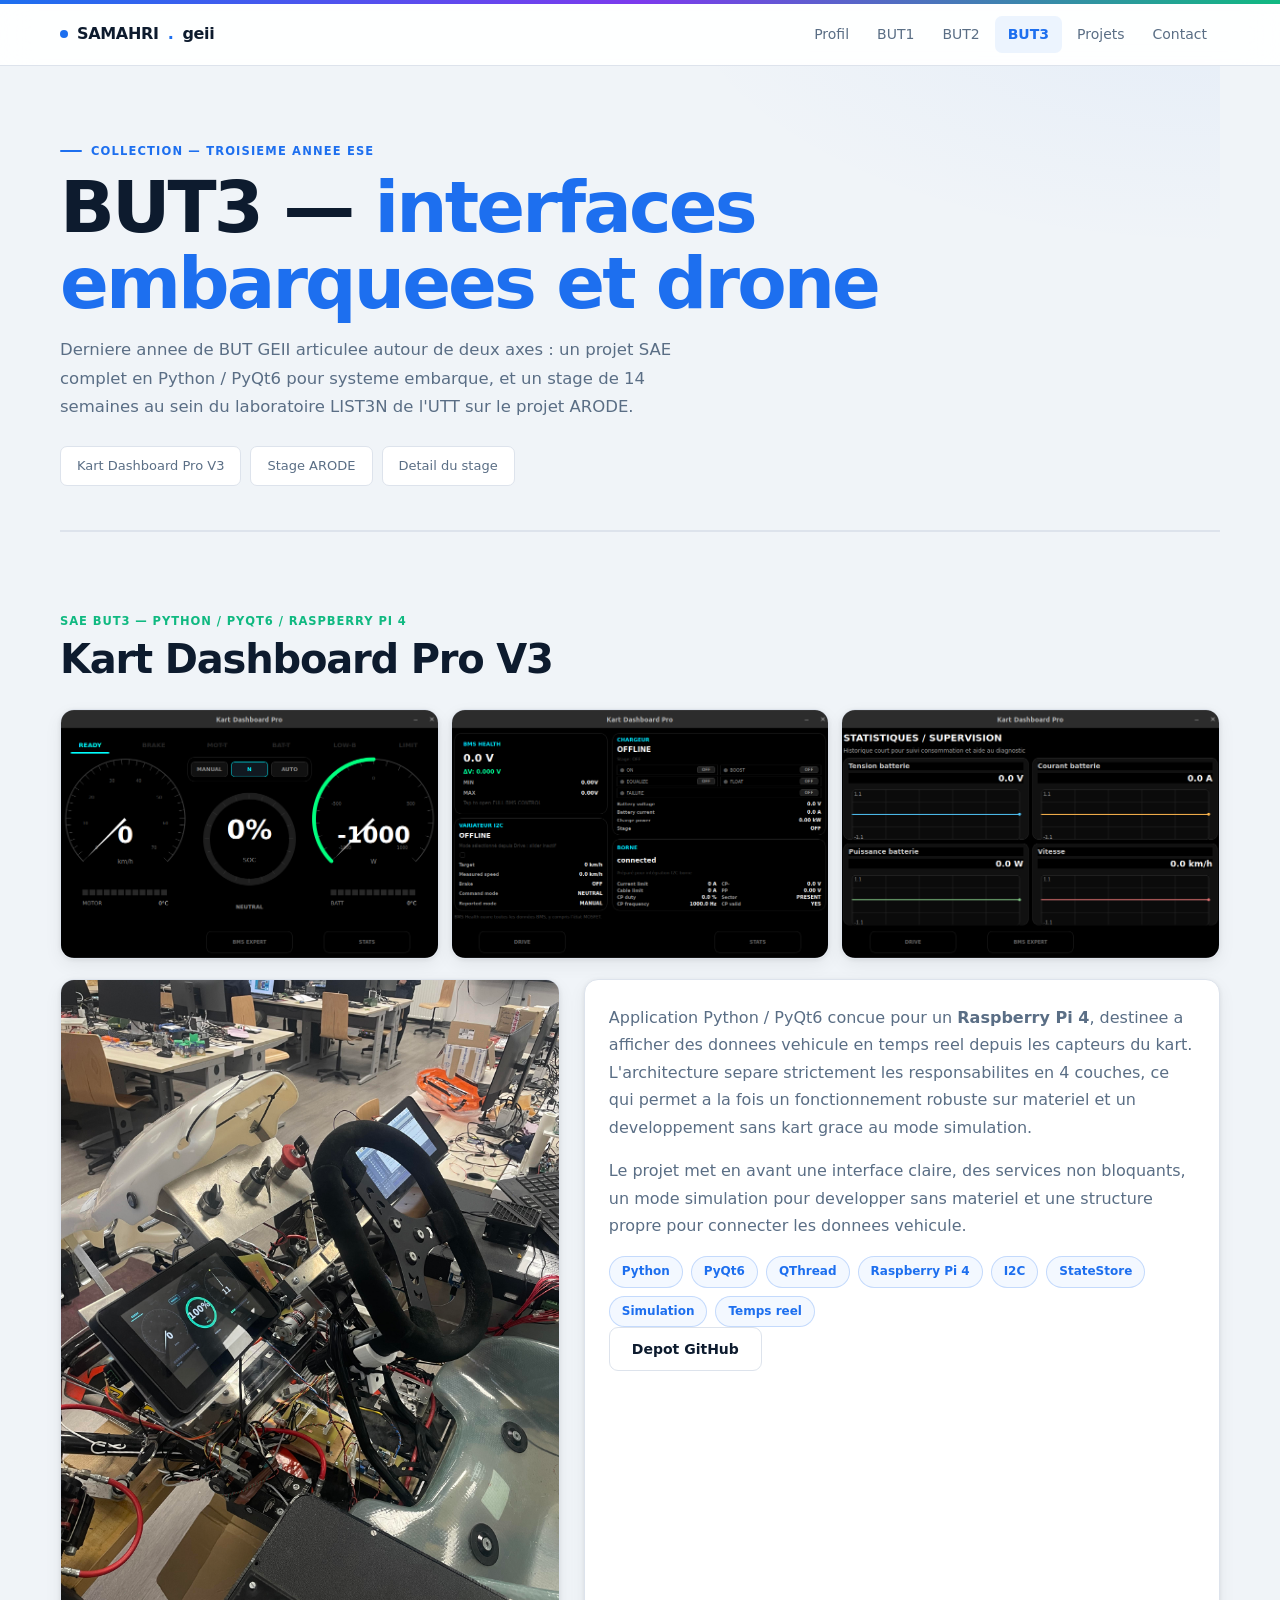
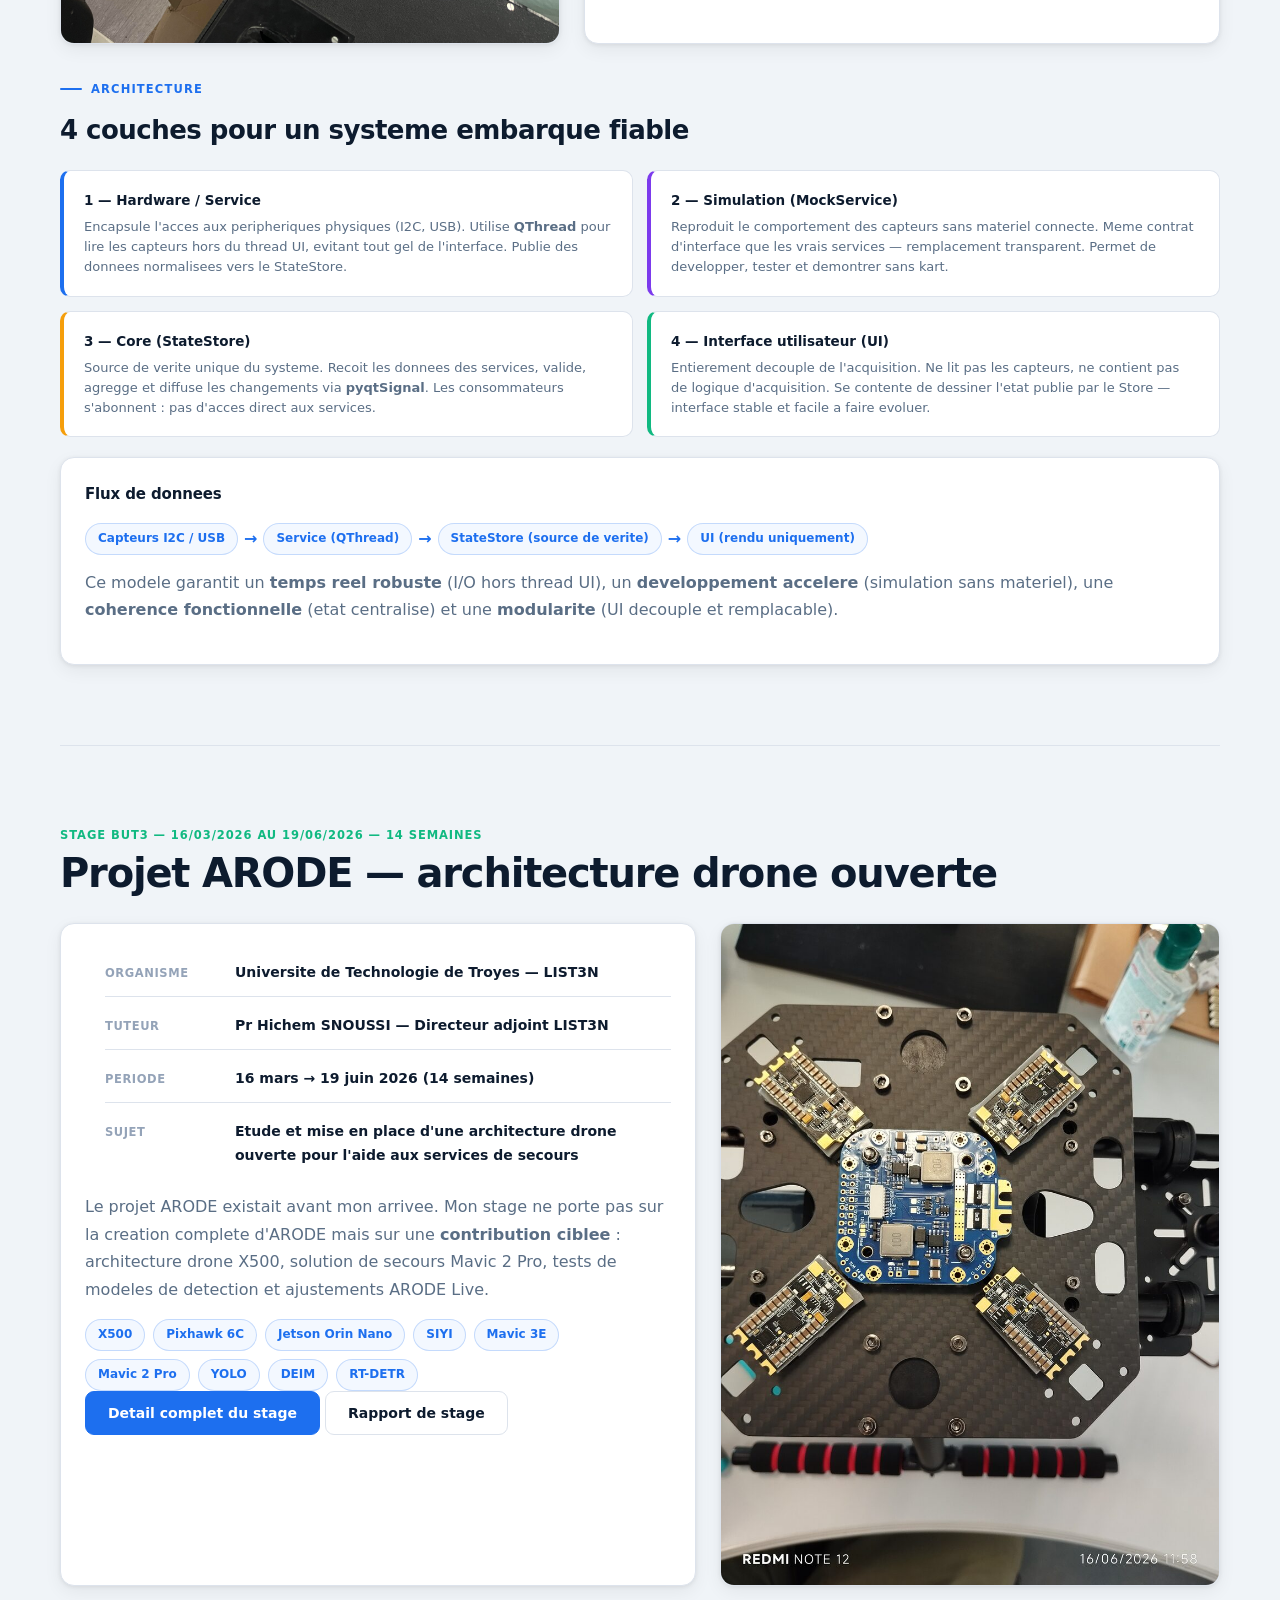
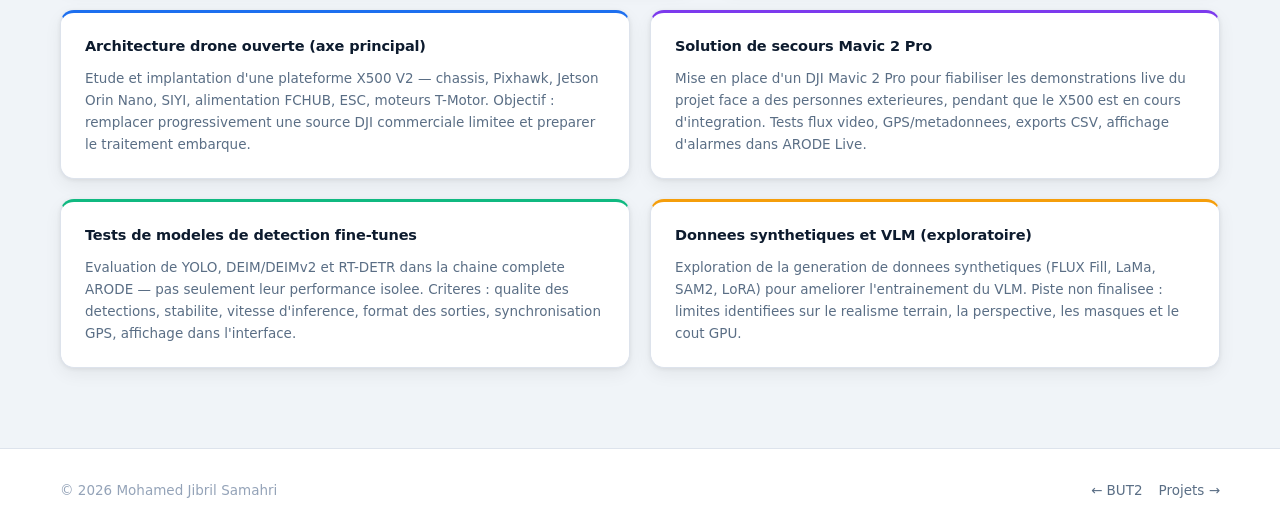
<file: but3.html>
<!doctype html>
<html lang="fr">
<head>
  <meta charset="utf-8">
  <meta name="viewport" content="width=device-width, initial-scale=1">
  <title>BUT3 | Jibril Samahri</title>
  <meta name="description" content="Troisieme annee de BUT GEII ESE : Kart Dashboard Pro V3 (PyQt6, Raspberry Pi 4) et stage ARODE au LIST3N — architecture drone X500, detection IA.">
  <link rel="stylesheet" href="assets/styles.css">
</head>
<body>
  <header class="nav">
    <a class="brand" href="index.html"><span class="dot"></span>SAMAHRI<span>.</span>geii</a>
    <button class="nav-toggle" type="button" aria-label="Ouvrir le menu" aria-expanded="false">≡</button>
    <nav class="nav-links" aria-label="Navigation principale">
      <a href="index.html">Profil</a>
      <a href="but1.html">BUT1</a>
      <a href="but2.html">BUT2</a>
      <a class="active" href="but3.html">BUT3</a>
      <a href="projets.html">Projets</a>
      <a href="contact.html">Contact</a>
    </nav>
  </header>

  <main>
    <section class="page-hero wrap">
      <p class="section-tag">Collection — Troisieme annee ESE</p>
      <h1>BUT3 — <strong>interfaces embarquees et drone</strong></h1>
      <p class="lead">Derniere annee de BUT GEII articulee autour de deux axes : un projet SAE complet en Python / PyQt6 pour systeme embarque, et un stage de 14 semaines au sein du laboratoire LIST3N de l'UTT sur le projet ARODE.</p>
      <div class="quick-grid">
        <a href="#kart">Kart Dashboard Pro V3</a>
        <a href="#stage">Stage ARODE</a>
        <a href="stage-but3.html">Detail du stage</a>
      </div>
    </section>

    <!-- KART DASHBOARD ───────────────────────────────────── -->
    <section class="wrap section project-detail" id="kart">
      <div class="detail-head">
        <span>SAE BUT3 — Python / PyQt6 / Raspberry Pi 4</span>
        <h2>Kart Dashboard Pro V3</h2>
      </div>

      <!-- Screenshots gallery -->
      <div class="gallery three-img" style="margin-bottom:20px">
        <img src="assets/media/kart-screen-1.png" alt="Kart Dashboard Pro V3 — vue interface 1">
        <img src="assets/media/kart-screen-2.png" alt="Kart Dashboard Pro V3 — vue interface 2">
        <img src="assets/media/kart-screen-3.png" alt="Kart Dashboard Pro V3 — vue interface 3">
      </div>

      <div class="detail-grid">
        <img src="assets/media/kart-reel.jpg" alt="Dashboard Kart Dashboard Pro V3 monte sur le kart reel">
        <div class="card prose">
          <p>Application Python / PyQt6 concue pour un <strong>Raspberry Pi 4</strong>, destinee a afficher des donnees vehicule en temps reel depuis les capteurs du kart. L'architecture separe strictement les responsabilites en 4 couches, ce qui permet a la fois un fonctionnement robuste sur materiel et un developpement sans kart grace au mode simulation.</p>
          <p>Le projet met en avant une interface claire, des services non bloquants, un mode simulation pour developper sans materiel et une structure propre pour connecter les donnees vehicule.</p>
          <div class="chips">
            <span>Python</span><span>PyQt6</span><span>QThread</span><span>Raspberry Pi 4</span>
            <span>I2C</span><span>StateStore</span><span>Simulation</span><span>Temps reel</span>
          </div>
          <p><a class="btn ghost" href="https://github.com/jibril936/kart-dashboard">Depot GitHub</a></p>
        </div>
      </div>

      <!-- Architecture 4 couches -->
      <div style="margin-top:28px">
        <p class="section-tag">Architecture</p>
        <h3 style="font-size:clamp(18px,2.5vw,26px);margin-bottom:18px;font-weight:800;letter-spacing:-0.02em">4 couches pour un systeme embarque fiable</h3>
        <div class="arch-grid">
          <div class="arch-layer">
            <h4>1 — Hardware / Service</h4>
            <p>Encapsule l'acces aux peripheriques physiques (I2C, USB). Utilise <strong>QThread</strong> pour lire les capteurs hors du thread UI, evitant tout gel de l'interface. Publie des donnees normalisees vers le StateStore.</p>
          </div>
          <div class="arch-layer">
            <h4>2 — Simulation (MockService)</h4>
            <p>Reproduit le comportement des capteurs sans materiel connecte. Meme contrat d'interface que les vrais services — remplacement transparent. Permet de developper, tester et demontrer sans kart.</p>
          </div>
          <div class="arch-layer">
            <h4>3 — Core (StateStore)</h4>
            <p>Source de verite unique du systeme. Recoit les donnees des services, valide, agregge et diffuse les changements via <strong>pyqtSignal</strong>. Les consommateurs s'abonnent : pas d'acces direct aux services.</p>
          </div>
          <div class="arch-layer">
            <h4>4 — Interface utilisateur (UI)</h4>
            <p>Entierement decouple de l'acquisition. Ne lit pas les capteurs, ne contient pas de logique d'acquisition. Se contente de dessiner l'etat publie par le Store — interface stable et facile a faire evoluer.</p>
          </div>
        </div>
      </div>

      <!-- Flux de donnees -->
      <div class="card prose" style="margin-top:20px">
        <h3>Flux de donnees</h3>
        <div class="chips" style="gap:6px;align-items:center">
          <span>Capteurs I2C / USB</span>
          <span style="background:none;border:none;color:var(--accent);font-size:16px;padding:0">→</span>
          <span>Service (QThread)</span>
          <span style="background:none;border:none;color:var(--accent);font-size:16px;padding:0">→</span>
          <span>StateStore (source de verite)</span>
          <span style="background:none;border:none;color:var(--accent);font-size:16px;padding:0">→</span>
          <span>UI (rendu uniquement)</span>
        </div>
        <p style="margin-top:14px">Ce modele garantit un <strong>temps reel robuste</strong> (I/O hors thread UI), un <strong>developpement accelere</strong> (simulation sans materiel), une <strong>coherence fonctionnelle</strong> (etat centralise) et une <strong>modularite</strong> (UI decouple et remplacable).</p>
      </div>
    </section>

    <!-- STAGE ARODE ──────────────────────────────────────── -->
    <section class="wrap section project-detail" id="stage">
      <div class="detail-head">
        <span>Stage BUT3 — 16/03/2026 au 19/06/2026 — 14 semaines</span>
        <h2>Projet ARODE — architecture drone ouverte</h2>
      </div>

      <div class="detail-grid reverse">
        <img src="assets/media/stage-x500-board.jpg" alt="Montage electronique drone X500 ARODE">
        <div class="card prose">
          <ul class="spec-list">
            <li><span>Organisme</span><strong>Universite de Technologie de Troyes — LIST3N</strong></li>
            <li><span>Tuteur</span><strong>Pr Hichem SNOUSSI — Directeur adjoint LIST3N</strong></li>
            <li><span>Periode</span><strong>16 mars → 19 juin 2026 (14 semaines)</strong></li>
            <li><span>Sujet</span><strong>Etude et mise en place d'une architecture drone ouverte pour l'aide aux services de secours</strong></li>
          </ul>
          <p>Le projet ARODE existait avant mon arrivee. Mon stage ne porte pas sur la creation complete d'ARODE mais sur une <strong>contribution ciblee</strong> : architecture drone X500, solution de secours Mavic 2 Pro, tests de modeles de detection et ajustements ARODE Live.</p>
          <div class="chips"><span>X500</span><span>Pixhawk 6C</span><span>Jetson Orin Nano</span><span>SIYI</span><span>Mavic 3E</span><span>Mavic 2 Pro</span><span>YOLO</span><span>DEIM</span><span>RT-DETR</span></div>
          <p>
            <a class="btn primary" href="stage-but3.html">Detail complet du stage</a>
            <a class="btn ghost" href="assets/docs/rapport-stage-arode-drone.pdf">Rapport de stage</a>
          </p>
        </div>
      </div>

      <!-- 4 axes du stage -->
      <div style="margin-top:24px">
        <div class="grid two">
          <div class="mission-card">
            <h3>Architecture drone ouverte (axe principal)</h3>
            <p>Etude et implantation d'une plateforme X500 V2 — chassis, Pixhawk, Jetson Orin Nano, SIYI, alimentation FCHUB, ESC, moteurs T-Motor. Objectif : remplacer progressivement une source DJI commerciale limitee et preparer le traitement embarque.</p>
          </div>
          <div class="mission-card">
            <h3>Solution de secours Mavic 2 Pro</h3>
            <p>Mise en place d'un DJI Mavic 2 Pro pour fiabiliser les demonstrations live du projet face a des personnes exterieures, pendant que le X500 est en cours d'integration. Tests flux video, GPS/metadonnees, exports CSV, affichage d'alarmes dans ARODE Live.</p>
          </div>
          <div class="mission-card">
            <h3>Tests de modeles de detection fine-tunes</h3>
            <p>Evaluation de YOLO, DEIM/DEIMv2 et RT-DETR dans la chaine complete ARODE — pas seulement leur performance isolee. Criteres : qualite des detections, stabilite, vitesse d'inference, format des sorties, synchronisation GPS, affichage dans l'interface.</p>
          </div>
          <div class="mission-card">
            <h3>Donnees synthetiques et VLM (exploratoire)</h3>
            <p>Exploration de la generation de donnees synthetiques (FLUX Fill, LaMa, SAM2, LoRA) pour ameliorer l'entrainement du VLM. Piste non finalisee : limites identifiees sur le realisme terrain, la perspective, les masques et le cout GPU.</p>
          </div>
        </div>
      </div>
    </section>
  </main>

  <footer class="footer">
    <div class="wrap footer-grid">
      <p>© 2026 Mohamed Jibril Samahri</p>
      <div><a href="but2.html">← BUT2</a><a href="projets.html">Projets →</a></div>
    </div>
  </footer>
  <script src="assets/app.js"></script>
</body>
</html>
</file>
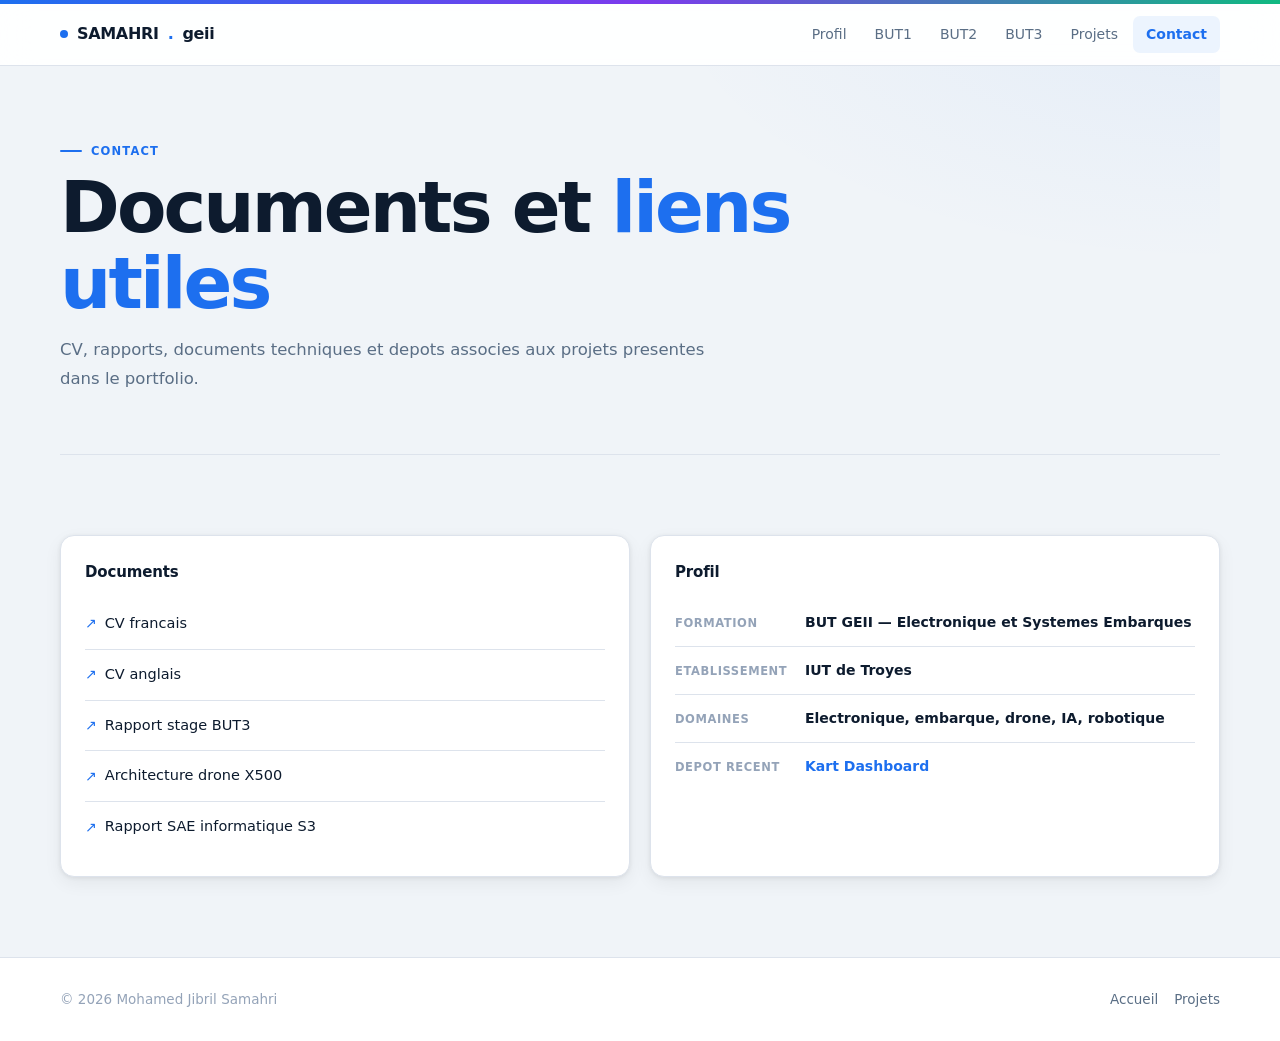
<file: contact.html>
<!doctype html>
<html lang="fr">
<head>
  <meta charset="utf-8">
  <meta name="viewport" content="width=device-width, initial-scale=1">
  <title>Contact | Jibril Samahri</title>
  <meta name="description" content="Contact et documents de Jibril Samahri, etudiant en BUT GEII ESE.">
  <link rel="stylesheet" href="assets/styles.css">
</head>
<body>
  <header class="nav">
    <a class="brand" href="index.html"><span class="dot"></span>SAMAHRI<span>.</span>geii</a>
    <button class="nav-toggle" type="button" aria-label="Ouvrir le menu" aria-expanded="false">≡</button>
    <nav class="nav-links" aria-label="Navigation principale">
      <a href="index.html">Profil</a>
      <a href="but1.html">BUT1</a>
      <a href="but2.html">BUT2</a>
      <a href="but3.html">BUT3</a>
      <a href="projets.html">Projets</a>
      <a class="active" href="contact.html">Contact</a>
    </nav>
  </header>

  <main>
    <section class="page-hero wrap">
      <p class="section-tag">Contact</p>
      <h1>Documents et <strong>liens utiles</strong></h1>
      <p class="lead">CV, rapports, documents techniques et depots associes aux projets presentes dans le portfolio.</p>
    </section>

    <section class="wrap section">
      <div class="grid two">
        <div class="card">
          <h3>Documents</h3>
          <ul class="link-list">
            <li><a href="assets/docs/cv-fr.pdf">CV francais</a></li>
            <li><a href="assets/docs/cv-en.pdf">CV anglais</a></li>
            <li><a href="assets/docs/rapport-stage-arode-drone.pdf">Rapport stage BUT3</a></li>
            <li><a href="assets/docs/architecture-drone-x500.html">Architecture drone X500</a></li>
            <li><a href="assets/docs/sae-informatique-s3.pdf">Rapport SAE informatique S3</a></li>
          </ul>
        </div>
        <div class="card">
          <h3>Profil</h3>
          <ul class="spec-list">
            <li><span>Formation</span><strong>BUT GEII — Electronique et Systemes Embarques</strong></li>
            <li><span>Etablissement</span><strong>IUT de Troyes</strong></li>
            <li><span>Domaines</span><strong>Electronique, embarque, drone, IA, robotique</strong></li>
            <li><span>Depot recent</span><strong><a href="https://github.com/jibril936/kart-dashboard">Kart Dashboard</a></strong></li>
          </ul>
        </div>
      </div>
    </section>
  </main>

  <footer class="footer">
    <div class="wrap footer-grid">
      <p>© 2026 Mohamed Jibril Samahri</p>
      <div><a href="index.html">Accueil</a><a href="projets.html">Projets</a></div>
    </div>
  </footer>
  <script src="assets/app.js"></script>
</body>
</html>
</file>
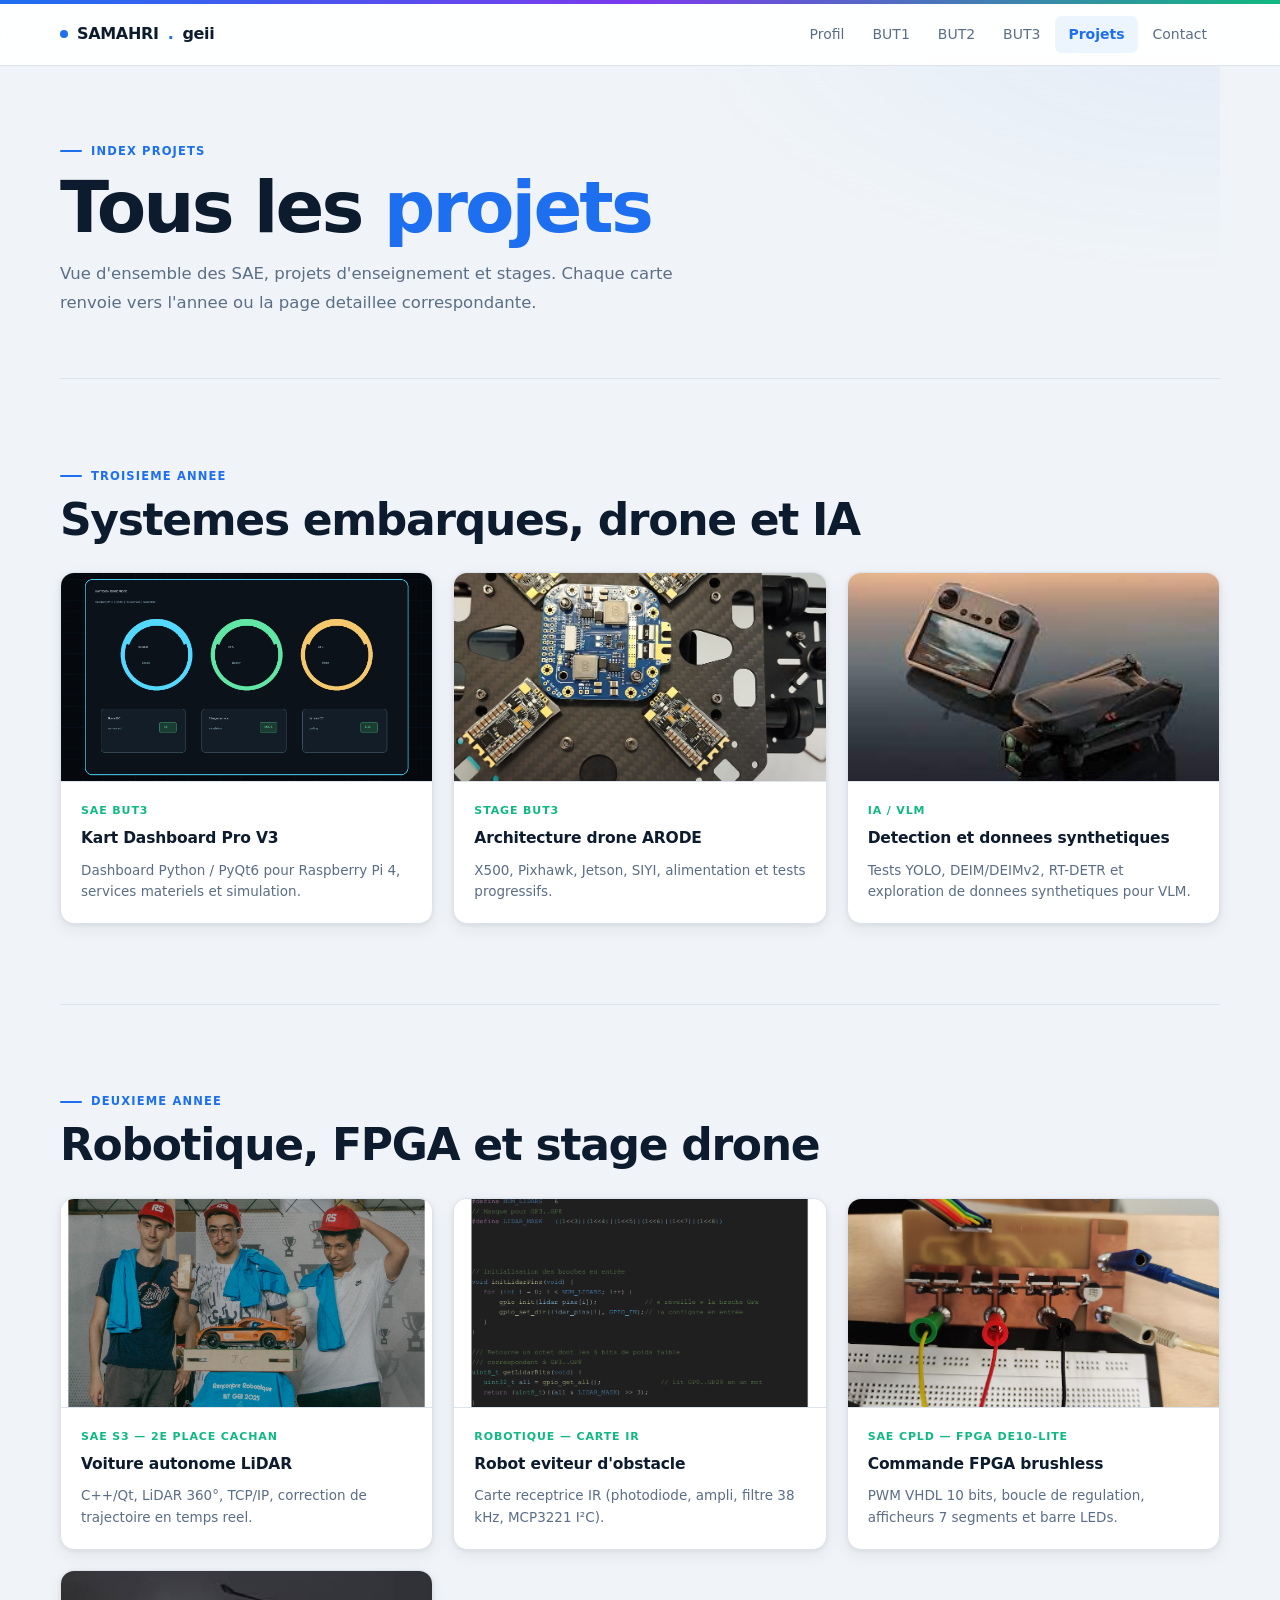
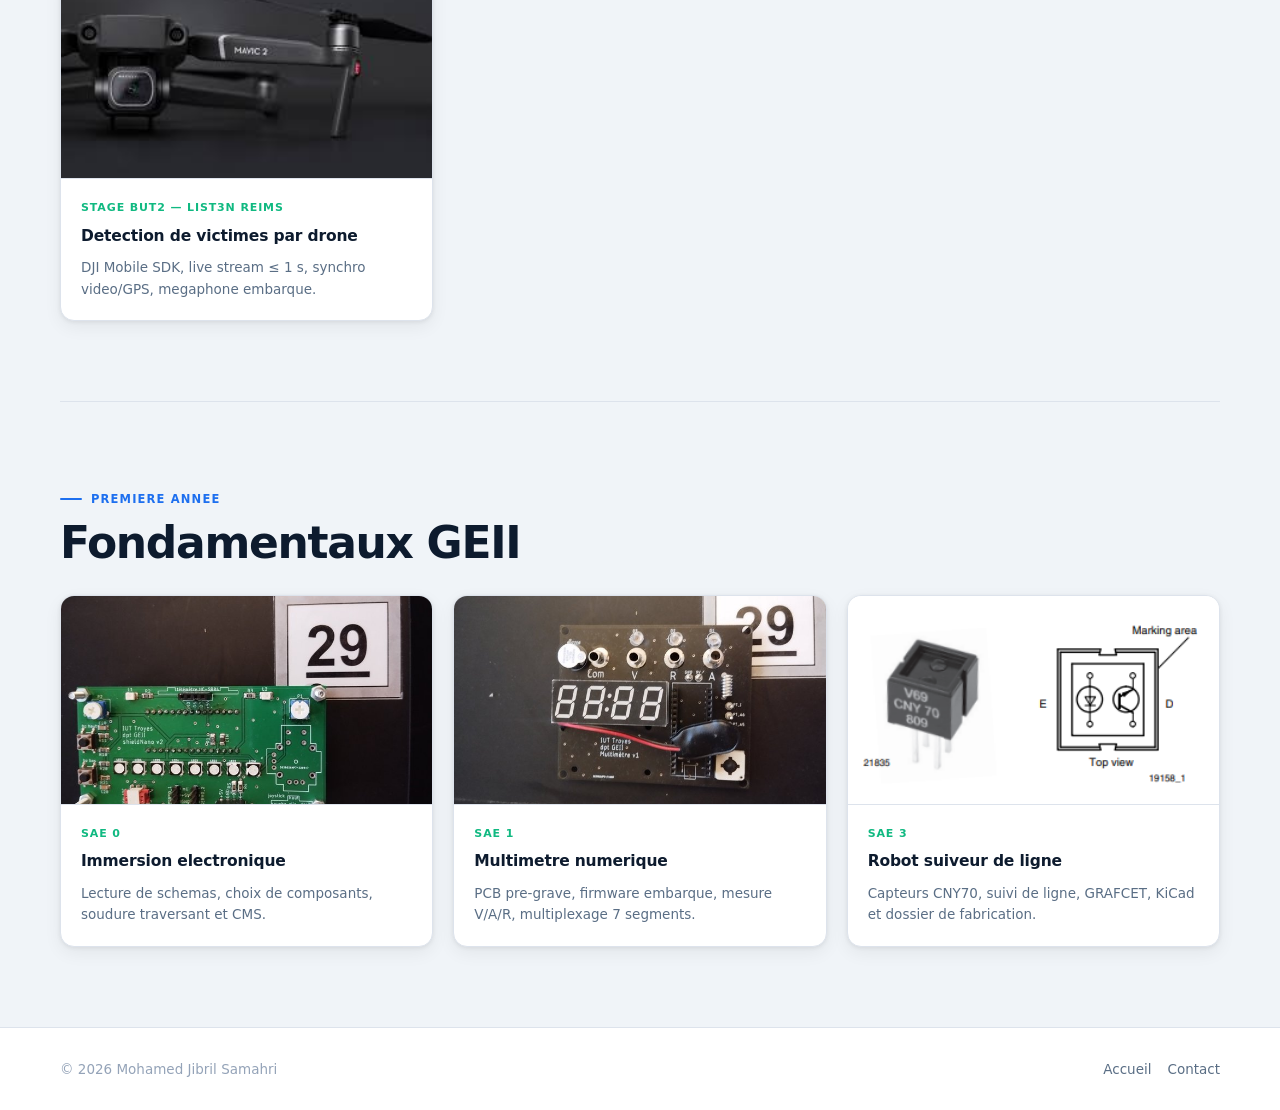
<file: projets.html>
<!doctype html>
<html lang="fr">
<head>
  <meta charset="utf-8">
  <meta name="viewport" content="width=device-width, initial-scale=1">
  <title>Projets | Jibril Samahri</title>
  <meta name="description" content="Index des projets de Jibril Samahri en BUT GEII : BUT1, BUT2, BUT3, stages, drone et systemes embarques.">
  <link rel="stylesheet" href="assets/styles.css">
</head>
<body>
  <header class="nav">
    <a class="brand" href="index.html"><span class="dot"></span>SAMAHRI<span>.</span>geii</a>
    <button class="nav-toggle" type="button" aria-label="Ouvrir le menu" aria-expanded="false">≡</button>
    <nav class="nav-links" aria-label="Navigation principale">
      <a href="index.html">Profil</a>
      <a href="but1.html">BUT1</a>
      <a href="but2.html">BUT2</a>
      <a href="but3.html">BUT3</a>
      <a class="active" href="projets.html">Projets</a>
      <a href="contact.html">Contact</a>
    </nav>
  </header>

  <main>
    <section class="page-hero wrap">
      <p class="section-tag">Index projets</p>
      <h1>Tous les <strong>projets</strong></h1>
      <p class="lead">Vue d'ensemble des SAE, projets d'enseignement et stages. Chaque carte renvoie vers l'annee ou la page detaillee correspondante.</p>
    </section>

    <section class="wrap section">
      <p class="section-tag">Troisieme annee</p>
      <h2 class="section-title">Systemes embarques, drone et IA</h2>
      <div class="grid three">
        <a class="project-card" href="but3.html#kart">
          <img src="assets/media/kart-dashboard-ui.png" alt="Kart Dashboard Pro V3">
          <div><span>SAE BUT3</span><h3>Kart Dashboard Pro V3</h3><p>Dashboard Python / PyQt6 pour Raspberry Pi 4, services materiels et simulation.</p></div>
        </a>
        <a class="project-card" href="stage-but3.html">
          <img src="assets/media/stage-x500-board.jpg" alt="Drone X500 ARODE">
          <div><span>Stage BUT3</span><h3>Architecture drone ARODE</h3><p>X500, Pixhawk, Jetson, SIYI, alimentation et tests progressifs.</p></div>
        </a>
        <a class="project-card" href="stage-but3.html#ia">
          <img src="assets/media/drone-reference.jpg" alt="Drone et IA">
          <div><span>IA / VLM</span><h3>Detection et donnees synthetiques</h3><p>Tests YOLO, DEIM/DEIMv2, RT-DETR et exploration de donnees synthetiques pour VLM.</p></div>
        </a>
      </div>
    </section>

    <section class="wrap section">
      <p class="section-tag">Deuxieme annee</p>
      <h2 class="section-title">Robotique, FPGA et stage drone</h2>
      <div class="grid three">
        <a class="project-card" href="but2.html#voiture">
          <img src="assets/media/mahara/voiture-cachan.jpg" alt="Voiture autonome — concours Cachan">
          <div><span>SAE S3 — 2e place Cachan</span><h3>Voiture autonome LiDAR</h3><p>C++/Qt, LiDAR 360°, TCP/IP, correction de trajectoire en temps reel.</p></div>
        </a>
        <a class="project-card" href="but2.html#robot">
          <img src="assets/media/mahara/robot-eviteur-fonctions.png" alt="Robot eviteur — fonctions IR">
          <div><span>Robotique — Carte IR</span><h3>Robot eviteur d'obstacle</h3><p>Carte receptrice IR (photodiode, ampli, filtre 38 kHz, MCP3221 I²C).</p></div>
        </a>
        <a class="project-card" href="but2.html#fpga">
          <img src="assets/media/mahara/fpga-1.png" alt="FPGA regulateur brushless">
          <div><span>SAE CPLD — FPGA DE10-Lite</span><h3>Commande FPGA brushless</h3><p>PWM VHDL 10 bits, boucle de regulation, afficheurs 7 segments et barre LEDs.</p></div>
        </a>
        <a class="project-card" href="but2.html#stage">
          <img src="assets/media/mahara/stage-but2-drone-b.jpg" alt="Stage drone BUT2 — ARODE">
          <div><span>Stage BUT2 — LIST3N Reims</span><h3>Detection de victimes par drone</h3><p>DJI Mobile SDK, live stream ≤ 1 s, synchro video/GPS, megaphone embarque.</p></div>
        </a>
      </div>
    </section>

    <section class="wrap section">
      <p class="section-tag">Premiere annee</p>
      <h2 class="section-title">Fondamentaux GEII</h2>
      <div class="grid three">
        <a class="project-card" href="but1.html#sae0">
          <img src="assets/media/mahara/sae0-1.jpg" alt="SAE 0 — immersion electronique">
          <div><span>SAE 0</span><h3>Immersion electronique</h3><p>Lecture de schemas, choix de composants, soudure traversant et CMS.</p></div>
        </a>
        <a class="project-card" href="but1.html#sae1">
          <img src="assets/media/mahara/sae1-1.jpg" alt="SAE 1 — multimetre numerique">
          <div><span>SAE 1</span><h3>Multimetre numerique</h3><p>PCB pre-grave, firmware embarque, mesure V/A/R, multiplexage 7 segments.</p></div>
        </a>
        <a class="project-card" href="but1.html#sae3">
          <img src="assets/media/mahara/sae3-cny.png" alt="SAE 3 — robot suiveur de ligne CNY70">
          <div><span>SAE 3</span><h3>Robot suiveur de ligne</h3><p>Capteurs CNY70, suivi de ligne, GRAFCET, KiCad et dossier de fabrication.</p></div>
        </a>
      </div>
    </section>
  </main>

  <footer class="footer">
    <div class="wrap footer-grid">
      <p>© 2026 Mohamed Jibril Samahri</p>
      <div><a href="index.html">Accueil</a><a href="contact.html">Contact</a></div>
    </div>
  </footer>
  <script src="assets/app.js"></script>
</body>
</html>
</file>
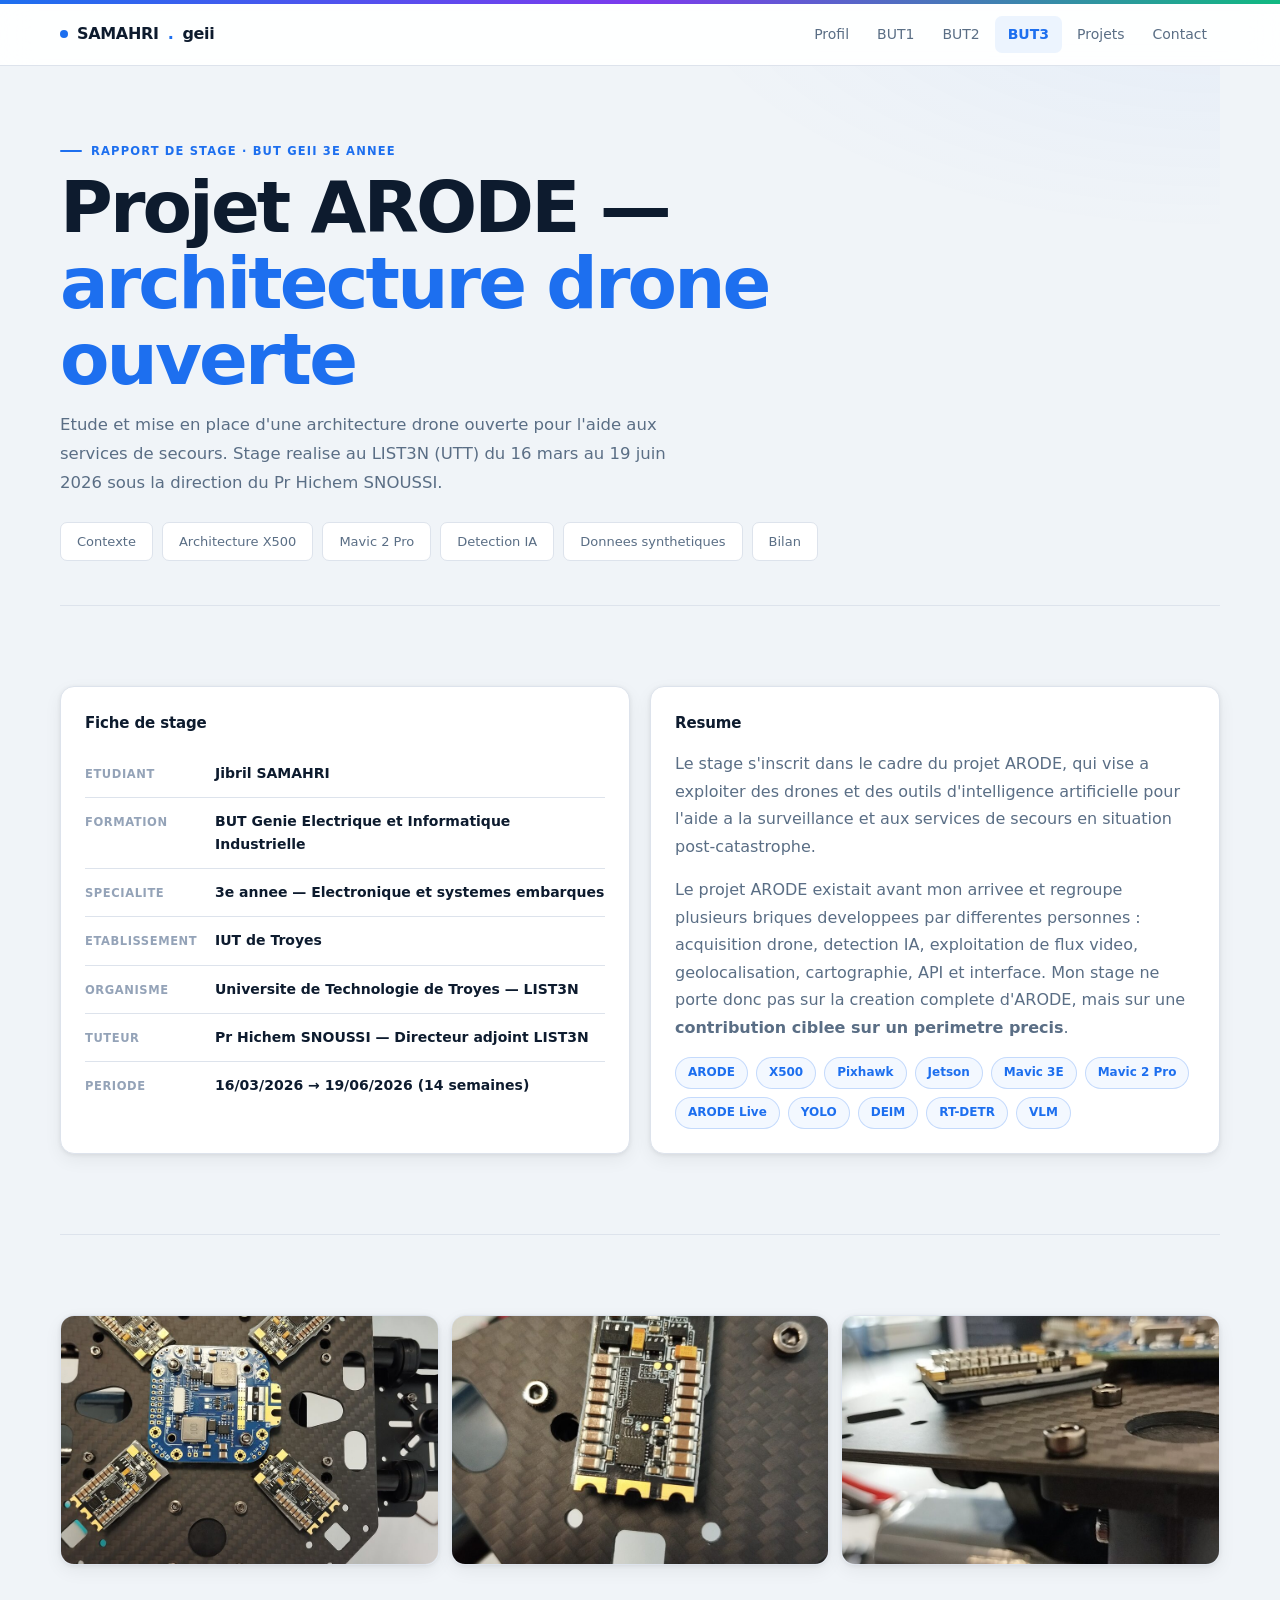
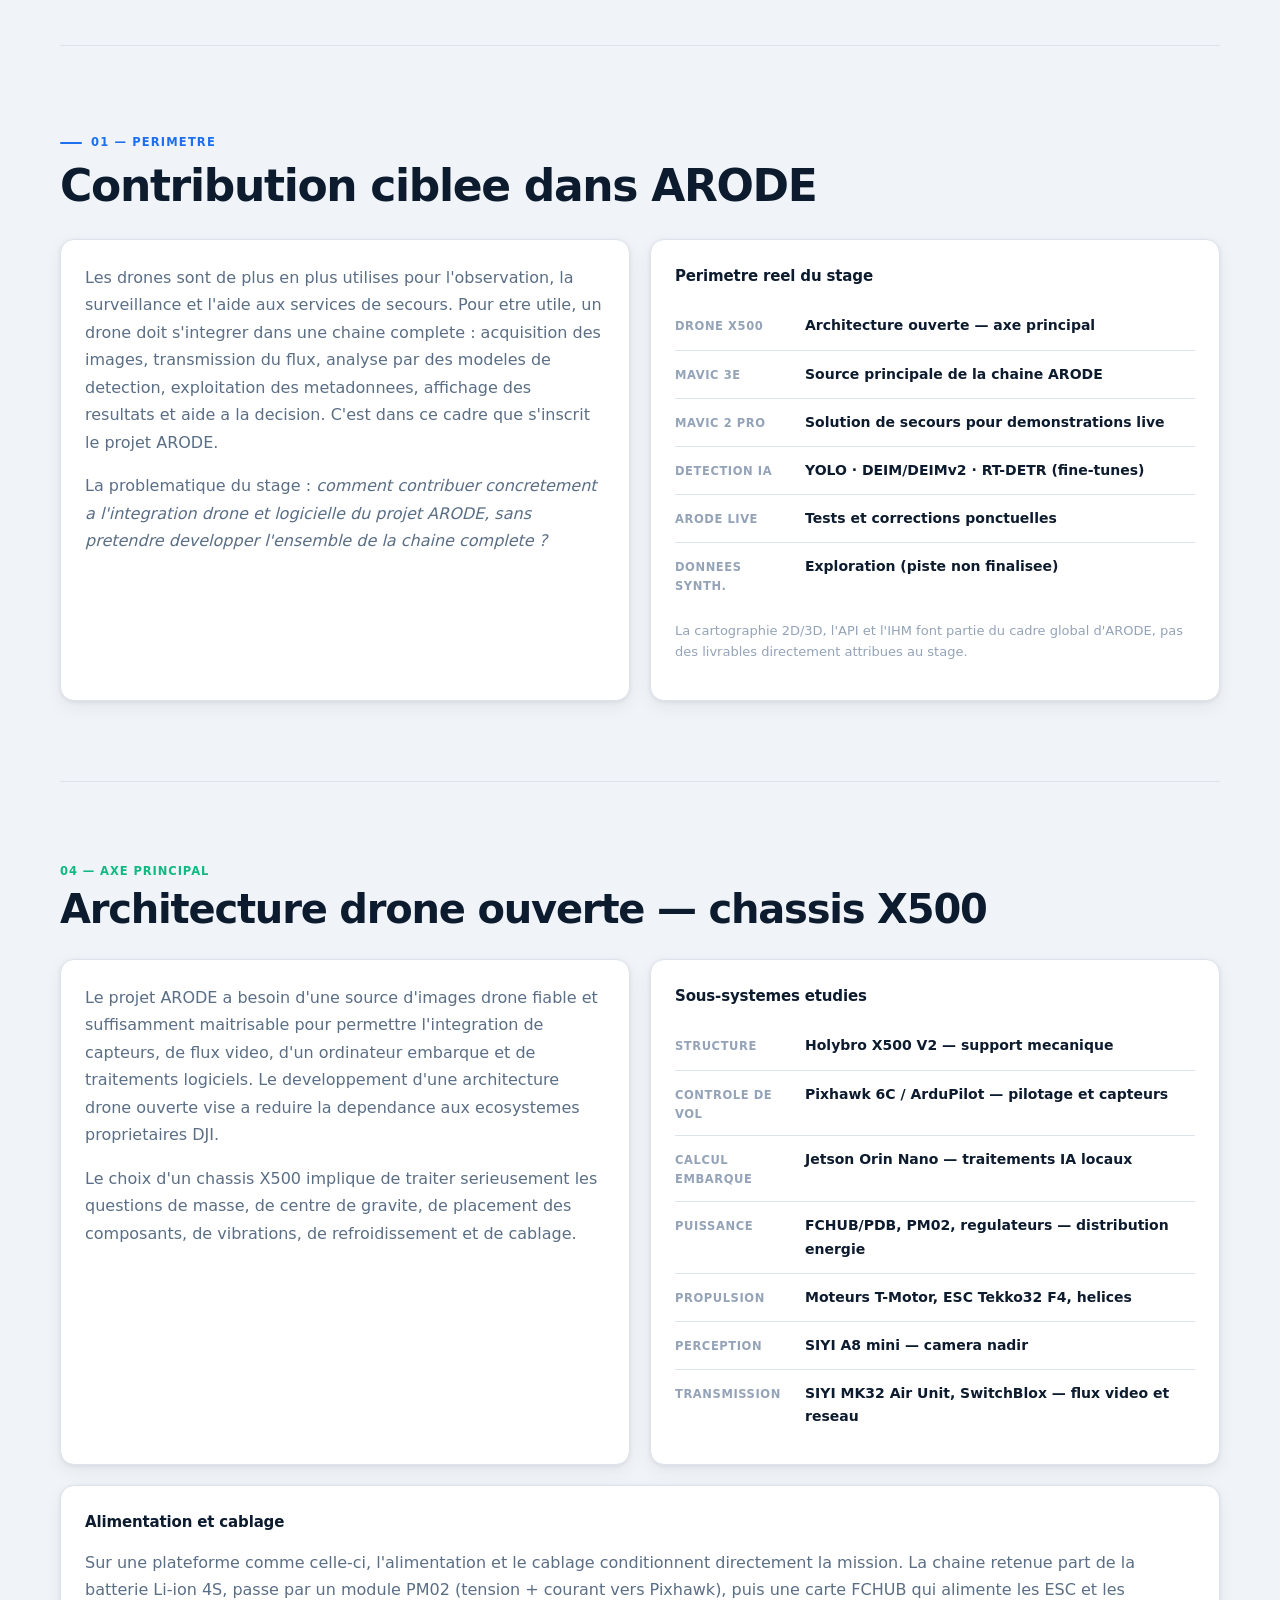
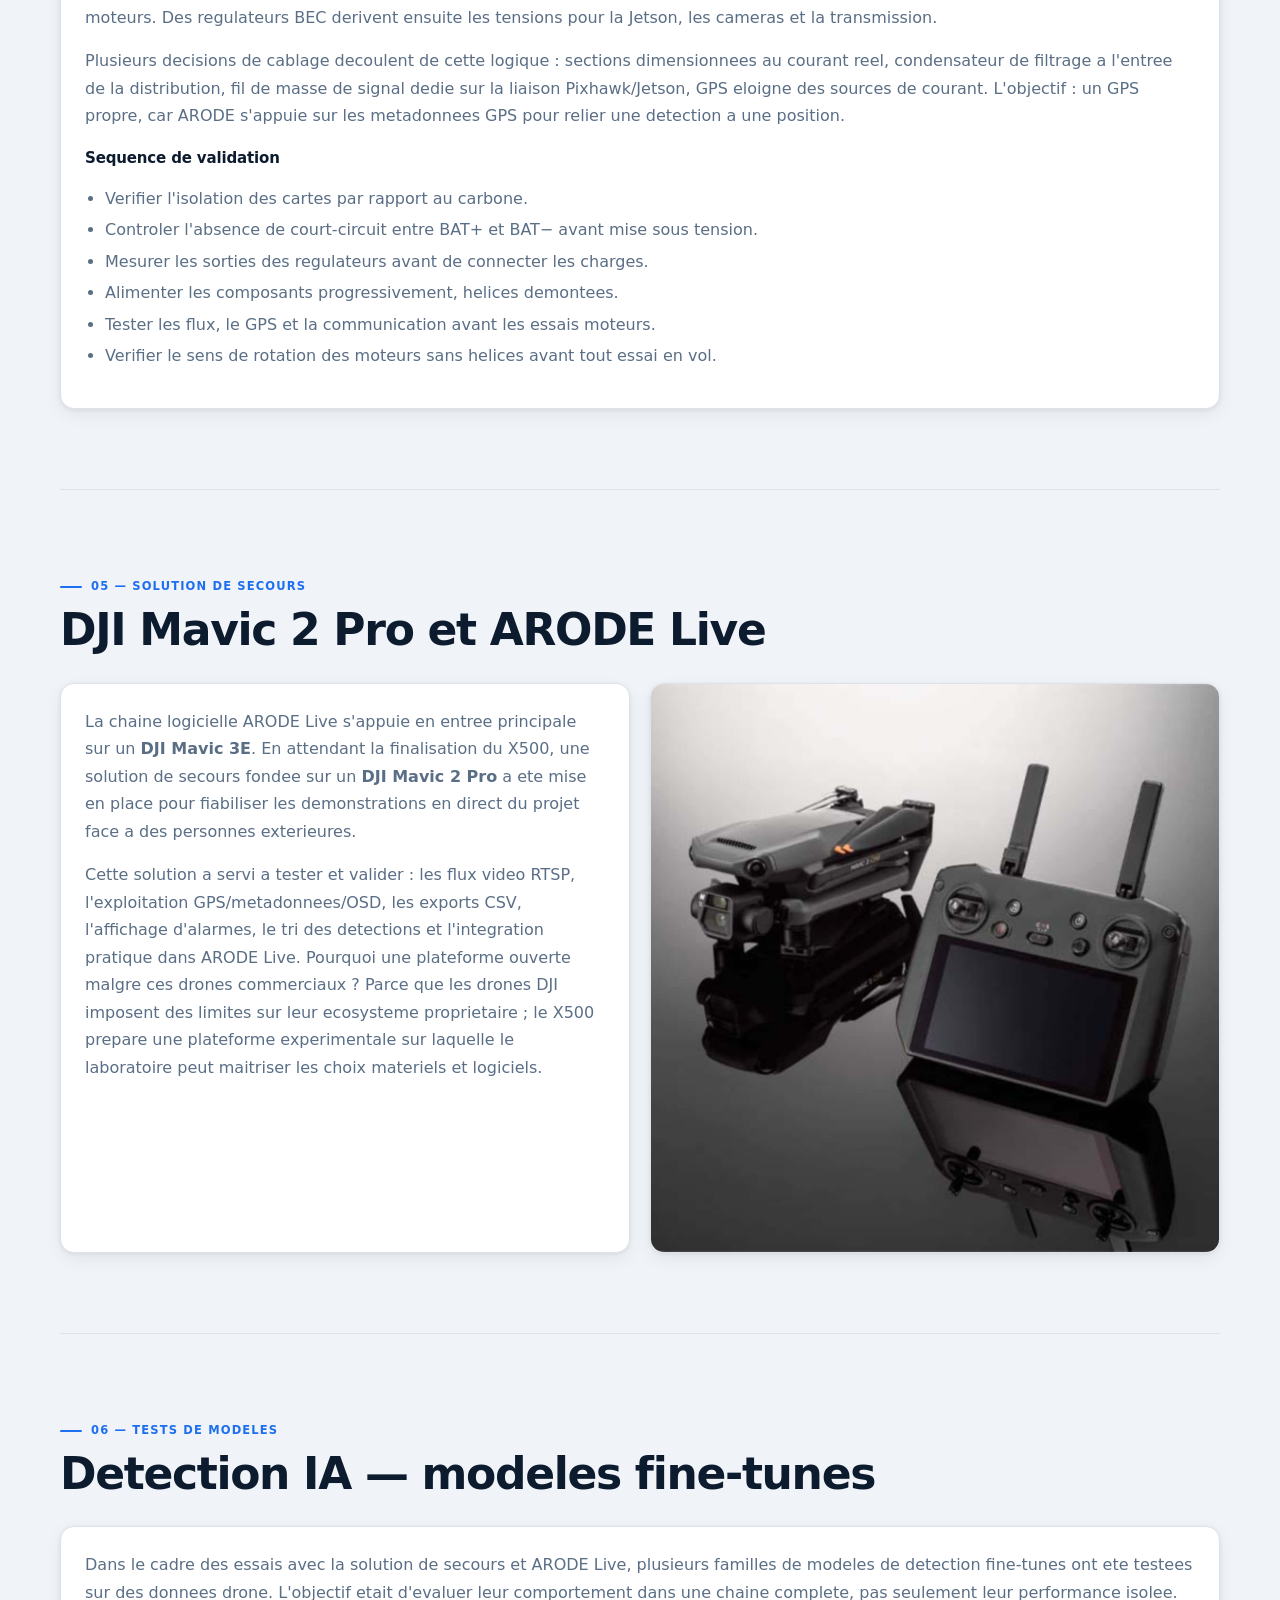
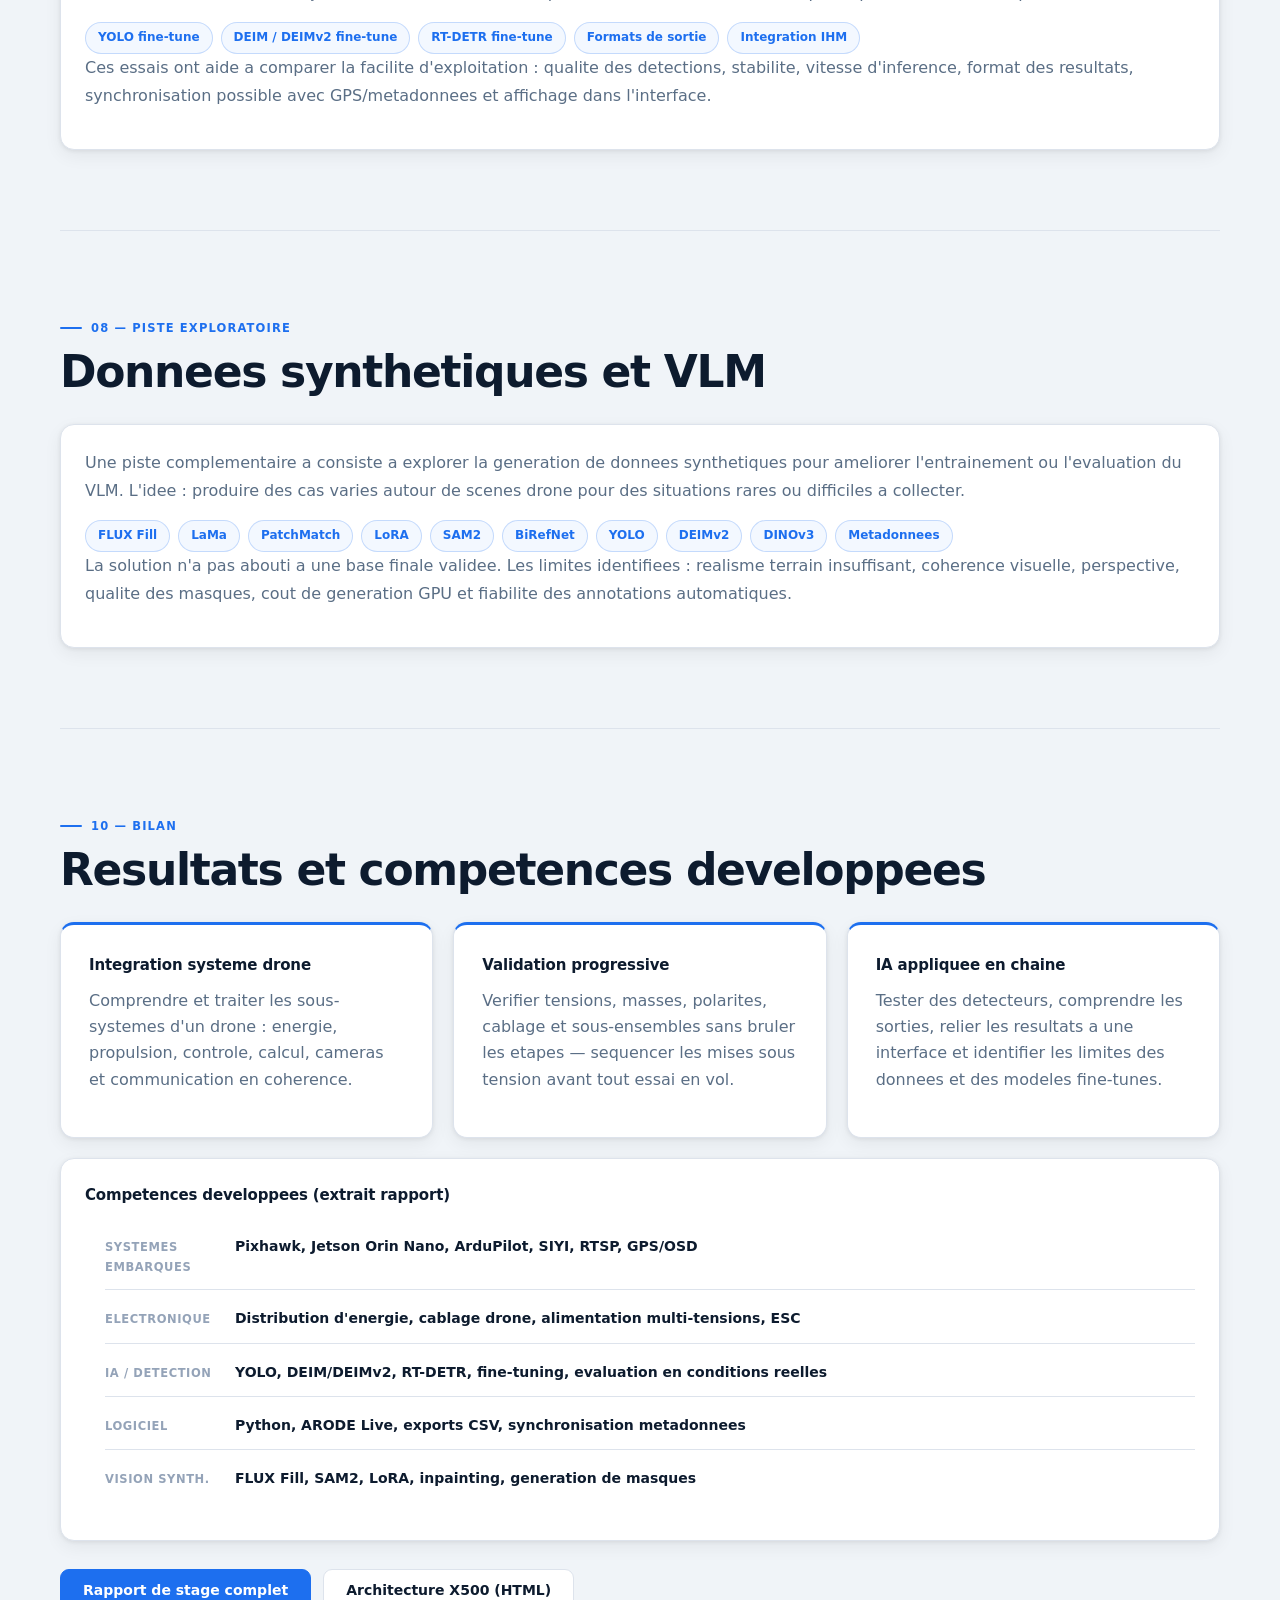
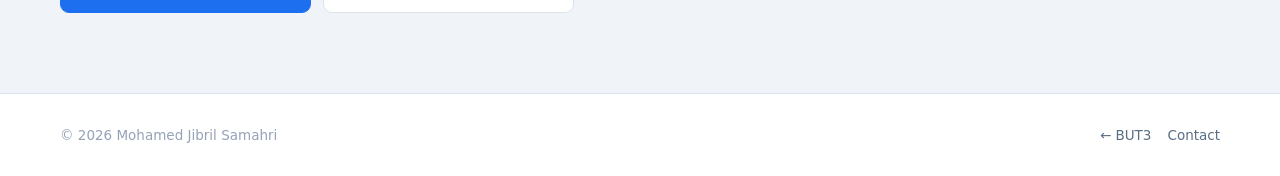
<file: stage-but3.html>
<!doctype html>
<html lang="fr">
<head>
  <meta charset="utf-8">
  <meta name="viewport" content="width=device-width, initial-scale=1">
  <title>Stage BUT3 ARODE | Jibril Samahri</title>
  <meta name="description" content="Stage BUT3 — Projet ARODE : etude et mise en place d'une architecture drone ouverte pour l'aide aux services de secours. UTT LIST3N, 14 semaines.">
  <link rel="stylesheet" href="assets/styles.css">
</head>
<body>
  <header class="nav">
    <a class="brand" href="index.html"><span class="dot"></span>SAMAHRI<span>.</span>geii</a>
    <button class="nav-toggle" type="button" aria-label="Ouvrir le menu" aria-expanded="false">≡</button>
    <nav class="nav-links" aria-label="Navigation principale">
      <a href="index.html">Profil</a>
      <a href="but1.html">BUT1</a>
      <a href="but2.html">BUT2</a>
      <a class="active" href="but3.html">BUT3</a>
      <a href="projets.html">Projets</a>
      <a href="contact.html">Contact</a>
    </nav>
  </header>

  <main>

    <!-- EN-TETE ──────────────────────────────────────────── -->
    <section class="page-hero wrap">
      <p class="section-tag">Rapport de stage · BUT GEII 3e annee</p>
      <h1>Projet ARODE — <strong>architecture drone ouverte</strong></h1>
      <p class="lead">Etude et mise en place d'une architecture drone ouverte pour l'aide aux services de secours. Stage realise au LIST3N (UTT) du 16 mars au 19 juin 2026 sous la direction du Pr Hichem SNOUSSI.</p>
      <div class="quick-grid">
        <a href="#contexte">Contexte</a>
        <a href="#drone">Architecture X500</a>
        <a href="#secours">Mavic 2 Pro</a>
        <a href="#ia">Detection IA</a>
        <a href="#synth">Donnees synthetiques</a>
        <a href="#bilan">Bilan</a>
      </div>
    </section>

    <!-- FICHE STAGE ──────────────────────────────────────── -->
    <section class="wrap section">
      <div class="grid two">
        <div class="card">
          <h3>Fiche de stage</h3>
          <ul class="spec-list">
            <li><span>Etudiant</span><strong>Jibril SAMAHRI</strong></li>
            <li><span>Formation</span><strong>BUT Genie Electrique et Informatique Industrielle</strong></li>
            <li><span>Specialite</span><strong>3e annee — Electronique et systemes embarques</strong></li>
            <li><span>Etablissement</span><strong>IUT de Troyes</strong></li>
            <li><span>Organisme</span><strong>Universite de Technologie de Troyes — LIST3N</strong></li>
            <li><span>Tuteur</span><strong>Pr Hichem SNOUSSI — Directeur adjoint LIST3N</strong></li>
            <li><span>Periode</span><strong>16/03/2026 → 19/06/2026 (14 semaines)</strong></li>
          </ul>
        </div>
        <div class="card prose">
          <h3>Resume</h3>
          <p>Le stage s'inscrit dans le cadre du projet ARODE, qui vise a exploiter des drones et des outils d'intelligence artificielle pour l'aide a la surveillance et aux services de secours en situation post-catastrophe.</p>
          <p>Le projet ARODE existait avant mon arrivee et regroupe plusieurs briques developpees par differentes personnes : acquisition drone, detection IA, exploitation de flux video, geolocalisation, cartographie, API et interface. Mon stage ne porte donc pas sur la creation complete d'ARODE, mais sur une <strong>contribution ciblee sur un perimetre precis</strong>.</p>
          <div class="chips"><span>ARODE</span><span>X500</span><span>Pixhawk</span><span>Jetson</span><span>Mavic 3E</span><span>Mavic 2 Pro</span><span>ARODE Live</span><span>YOLO</span><span>DEIM</span><span>RT-DETR</span><span>VLM</span></div>
        </div>
      </div>
    </section>

    <!-- PHOTOS ──────────────────────────────────────────── -->
    <section class="wrap section">
      <div class="gallery three-img">
        <img src="assets/media/stage-x500-board.jpg" alt="Montage electronique du drone ARODE X500">
        <img src="assets/media/stage-x500-esc.jpg" alt="ESC et cablage du drone ARODE">
        <img src="assets/media/stage-x500-detail.jpg" alt="Detail materiel du drone ARODE">
      </div>
    </section>

    <!-- CONTEXTE ─────────────────────────────────────────── -->
    <section class="wrap section" id="contexte">
      <p class="section-tag">01 — Perimetre</p>
      <h2 class="section-title">Contribution ciblee dans ARODE</h2>
      <div class="grid two">
        <div class="card prose">
          <p>Les drones sont de plus en plus utilises pour l'observation, la surveillance et l'aide aux services de secours. Pour etre utile, un drone doit s'integrer dans une chaine complete : acquisition des images, transmission du flux, analyse par des modeles de detection, exploitation des metadonnees, affichage des resultats et aide a la decision. C'est dans ce cadre que s'inscrit le projet ARODE.</p>
          <p>La problematique du stage : <em>comment contribuer concretement a l'integration drone et logicielle du projet ARODE, sans pretendre developper l'ensemble de la chaine complete ?</em></p>
        </div>
        <div class="card">
          <h3>Perimetre reel du stage</h3>
          <ul class="spec-list">
            <li><span>Drone X500</span><strong>Architecture ouverte — axe principal</strong></li>
            <li><span>Mavic 3E</span><strong>Source principale de la chaine ARODE</strong></li>
            <li><span>Mavic 2 Pro</span><strong>Solution de secours pour demonstrations live</strong></li>
            <li><span>Detection IA</span><strong>YOLO · DEIM/DEIMv2 · RT-DETR (fine-tunes)</strong></li>
            <li><span>ARODE Live</span><strong>Tests et corrections ponctuelles</strong></li>
            <li><span>Donnees synth.</span><strong>Exploration (piste non finalisee)</strong></li>
          </ul>
          <p style="font-size:13px;margin-top:12px;color:var(--faint)">La cartographie 2D/3D, l'API et l'IHM font partie du cadre global d'ARODE, pas des livrables directement attribues au stage.</p>
        </div>
      </div>
    </section>

    <!-- ARCHITECTURE DRONE ───────────────────────────────── -->
    <section class="wrap section project-detail" id="drone">
      <div class="detail-head">
        <span>04 — Axe principal</span>
        <h2>Architecture drone ouverte — chassis X500</h2>
      </div>
      <div class="grid two">
        <div class="card prose">
          <p>Le projet ARODE a besoin d'une source d'images drone fiable et suffisamment maitrisable pour permettre l'integration de capteurs, de flux video, d'un ordinateur embarque et de traitements logiciels. Le developpement d'une architecture drone ouverte vise a reduire la dependance aux ecosystemes proprietaires DJI.</p>
          <p>Le choix d'un chassis X500 implique de traiter serieusement les questions de masse, de centre de gravite, de placement des composants, de vibrations, de refroidissement et de cablage.</p>
        </div>
        <div class="card">
          <h3>Sous-systemes etudies</h3>
          <ul class="spec-list">
            <li><span>Structure</span><strong>Holybro X500 V2 — support mecanique</strong></li>
            <li><span>Controle de vol</span><strong>Pixhawk 6C / ArduPilot — pilotage et capteurs</strong></li>
            <li><span>Calcul embarque</span><strong>Jetson Orin Nano — traitements IA locaux</strong></li>
            <li><span>Puissance</span><strong>FCHUB/PDB, PM02, regulateurs — distribution energie</strong></li>
            <li><span>Propulsion</span><strong>Moteurs T-Motor, ESC Tekko32 F4, helices</strong></li>
            <li><span>Perception</span><strong>SIYI A8 mini — camera nadir</strong></li>
            <li><span>Transmission</span><strong>SIYI MK32 Air Unit, SwitchBlox — flux video et reseau</strong></li>
          </ul>
        </div>
      </div>

      <div class="card prose" style="margin-top:20px">
        <h3>Alimentation et cablage</h3>
        <p>Sur une plateforme comme celle-ci, l'alimentation et le cablage conditionnent directement la mission. La chaine retenue part de la batterie Li-ion 4S, passe par un module PM02 (tension + courant vers Pixhawk), puis une carte FCHUB qui alimente les ESC et les moteurs. Des regulateurs BEC derivent ensuite les tensions pour la Jetson, les cameras et la transmission.</p>
        <p>Plusieurs decisions de cablage decoulent de cette logique : sections dimensionnees au courant reel, condensateur de filtrage a l'entree de la distribution, fil de masse de signal dedie sur la liaison Pixhawk/Jetson, GPS eloigne des sources de courant. L'objectif : un GPS propre, car ARODE s'appuie sur les metadonnees GPS pour relier une detection a une position.</p>
        <h3 style="margin-top:16px">Sequence de validation</h3>
        <ul>
          <li>Verifier l'isolation des cartes par rapport au carbone.</li>
          <li>Controler l'absence de court-circuit entre BAT+ et BAT− avant mise sous tension.</li>
          <li>Mesurer les sorties des regulateurs avant de connecter les charges.</li>
          <li>Alimenter les composants progressivement, helices demontees.</li>
          <li>Tester les flux, le GPS et la communication avant les essais moteurs.</li>
          <li>Verifier le sens de rotation des moteurs sans helices avant tout essai en vol.</li>
        </ul>
      </div>
    </section>

    <!-- MAVIC 2 PRO ──────────────────────────────────────── -->
    <section class="wrap section" id="secours">
      <p class="section-tag">05 — Solution de secours</p>
      <h2 class="section-title">DJI Mavic 2 Pro et ARODE Live</h2>
      <div class="grid two">
        <div class="card prose">
          <p>La chaine logicielle ARODE Live s'appuie en entree principale sur un <strong>DJI Mavic 3E</strong>. En attendant la finalisation du X500, une solution de secours fondee sur un <strong>DJI Mavic 2 Pro</strong> a ete mise en place pour fiabiliser les demonstrations en direct du projet face a des personnes exterieures.</p>
          <p>Cette solution a servi a tester et valider : les flux video RTSP, l'exploitation GPS/metadonnees/OSD, les exports CSV, l'affichage d'alarmes, le tri des detections et l'integration pratique dans ARODE Live. Pourquoi une plateforme ouverte malgre ces drones commerciaux ? Parce que les drones DJI imposent des limites sur leur ecosysteme proprietaire ; le X500 prepare une plateforme experimentale sur laquelle le laboratoire peut maitriser les choix materiels et logiciels.</p>
        </div>
        <img class="card-img" src="assets/media/dji-rc-pro-2.jpg" alt="Radiocommande DJI RC Pro 2">
      </div>
    </section>

    <!-- DETECTION IA ─────────────────────────────────────── -->
    <section class="wrap section" id="ia">
      <p class="section-tag">06 — Tests de modeles</p>
      <h2 class="section-title">Detection IA — modeles fine-tunes</h2>
      <div class="card prose">
        <p>Dans le cadre des essais avec la solution de secours et ARODE Live, plusieurs familles de modeles de detection fine-tunes ont ete testees sur des donnees drone. L'objectif etait d'evaluer leur comportement dans une chaine complete, pas seulement leur performance isolee.</p>
        <div class="chips"><span>YOLO fine-tune</span><span>DEIM / DEIMv2 fine-tune</span><span>RT-DETR fine-tune</span><span>Formats de sortie</span><span>Integration IHM</span></div>
        <p>Ces essais ont aide a comparer la facilite d'exploitation : qualite des detections, stabilite, vitesse d'inference, format des resultats, synchronisation possible avec GPS/metadonnees et affichage dans l'interface.</p>
      </div>
    </section>

    <!-- DONNEES SYNTHETIQUES ─────────────────────────────── -->
    <section class="wrap section" id="synth">
      <p class="section-tag">08 — Piste exploratoire</p>
      <h2 class="section-title">Donnees synthetiques et VLM</h2>
      <div class="card prose">
        <p>Une piste complementaire a consiste a explorer la generation de donnees synthetiques pour ameliorer l'entrainement ou l'evaluation du VLM. L'idee : produire des cas varies autour de scenes drone pour des situations rares ou difficiles a collecter.</p>
        <div class="chips"><span>FLUX Fill</span><span>LaMa</span><span>PatchMatch</span><span>LoRA</span><span>SAM2</span><span>BiRefNet</span><span>YOLO</span><span>DEIMv2</span><span>DINOv3</span><span>Metadonnees</span></div>
        <p>La solution n'a pas abouti a une base finale validee. Les limites identifiees : realisme terrain insuffisant, coherence visuelle, perspective, qualite des masques, cout de generation GPU et fiabilite des annotations automatiques.</p>
      </div>
    </section>

    <!-- BILAN ─────────────────────────────────────────────── -->
    <section class="wrap section" id="bilan">
      <p class="section-tag">10 — Bilan</p>
      <h2 class="section-title">Resultats et competences developpees</h2>

      <div class="grid three" style="margin-bottom:20px">
        <article class="card bilan-card">
          <h3>Integration systeme drone</h3>
          <p>Comprendre et traiter les sous-systemes d'un drone : energie, propulsion, controle, calcul, cameras et communication en coherence.</p>
        </article>
        <article class="card bilan-card">
          <h3>Validation progressive</h3>
          <p>Verifier tensions, masses, polarites, cablage et sous-ensembles sans bruler les etapes — sequencer les mises sous tension avant tout essai en vol.</p>
        </article>
        <article class="card bilan-card">
          <h3>IA appliquee en chaine</h3>
          <p>Tester des detecteurs, comprendre les sorties, relier les resultats a une interface et identifier les limites des donnees et des modeles fine-tunes.</p>
        </article>
      </div>

      <div class="card prose">
        <h3>Competences developpees (extrait rapport)</h3>
        <ul class="spec-list">
          <li><span>Systemes embarques</span><strong>Pixhawk, Jetson Orin Nano, ArduPilot, SIYI, RTSP, GPS/OSD</strong></li>
          <li><span>Electronique</span><strong>Distribution d'energie, cablage drone, alimentation multi-tensions, ESC</strong></li>
          <li><span>IA / detection</span><strong>YOLO, DEIM/DEIMv2, RT-DETR, fine-tuning, evaluation en conditions reelles</strong></li>
          <li><span>Logiciel</span><strong>Python, ARODE Live, exports CSV, synchronisation metadonnees</strong></li>
          <li><span>Vision synth.</span><strong>FLUX Fill, SAM2, LoRA, inpainting, generation de masques</strong></li>
        </ul>
      </div>

      <div class="doc-actions">
        <a class="btn primary" href="assets/docs/rapport-stage-arode-drone.pdf">Rapport de stage complet</a>
        <a class="btn ghost" href="assets/docs/architecture-drone-x500.html">Architecture X500 (HTML)</a>
      </div>
    </section>

  </main>

  <footer class="footer">
    <div class="wrap footer-grid">
      <p>© 2026 Mohamed Jibril Samahri</p>
      <div><a href="but3.html">← BUT3</a><a href="contact.html">Contact</a></div>
    </div>
  </footer>
  <script src="assets/app.js"></script>
</body>
</html>
</file>
<file: assets/styles.css>
:root {
  --bg: #f0f4f8;
  --bg-2: #ffffff;
  --surface: #ffffff;
  --line: #dde3ec;
  --line-soft: rgba(0,0,0,0.07);
  --txt: #0d1b2e;
  --muted: #5a6e85;
  --faint: #94a3b8;
  --accent: #1d6fef;
  --accent-dark: #1558cc;
  --accent-2: #10b981;
  --amber: #f59e0b;
  --red: #ef4444;
  --shadow: 0 1px 4px rgba(0,0,0,0.07), 0 6px 18px rgba(0,0,0,0.06);
  --shadow-lg: 0 4px 16px rgba(0,0,0,0.1), 0 20px 48px rgba(0,0,0,0.09);
  --mono: "SFMono-Regular", Consolas, "Liberation Mono", monospace;
  --sans: Inter, ui-sans-serif, system-ui, -apple-system, "Segoe UI", sans-serif;
  --max: 1160px;
  --radius: 14px;
}

* { box-sizing: border-box; }
html { scroll-behavior: smooth; }
body {
  margin: 0;
  font-family: var(--sans);
  color: var(--txt);
  background: var(--bg);
  line-height: 1.65;
  overflow-x: hidden;
}

a { color: inherit; }
img { display: block; max-width: 100%; }
h1, h2, h3, p { margin-top: 0; }
.wrap { width: min(var(--max), calc(100% - 40px)); margin: 0 auto; }

/* ─── TOP ACCENT BAR ─── */
body::before {
  content: "";
  display: block;
  height: 4px;
  background: linear-gradient(90deg, var(--accent) 0%, #7c3aed 50%, var(--accent-2) 100%);
  position: fixed;
  top: 0; left: 0; right: 0;
  z-index: 100;
}

/* ─── NAV ─── */
.nav {
  position: sticky;
  top: 4px;
  z-index: 50;
  height: 62px;
  display: flex;
  align-items: center;
  justify-content: space-between;
  gap: 18px;
  padding: 0 max(20px, calc((100vw - var(--max)) / 2));
  background: rgba(255,255,255,0.92);
  border-bottom: 1px solid var(--line);
  backdrop-filter: blur(16px);
}

.brand {
  display: inline-flex;
  align-items: center;
  gap: 9px;
  font-weight: 800;
  font-size: 16px;
  letter-spacing: -0.02em;
  text-decoration: none;
  color: var(--txt);
}
.dot {
  width: 8px;
  height: 8px;
  border-radius: 50%;
  background: var(--accent);
  flex-shrink: 0;
}
.brand span:last-child { color: var(--accent); }

.nav-links { display: flex; align-items: center; gap: 2px; }
.nav-links a {
  padding: 7px 13px;
  border-radius: 7px;
  color: var(--muted);
  font-size: 14px;
  font-weight: 500;
  text-decoration: none;
  transition: color .15s, background .15s;
}
.nav-links a:hover { color: var(--txt); background: var(--bg); }
.nav-links a.active {
  color: var(--accent);
  background: rgba(29, 111, 239, 0.08);
  font-weight: 600;
}

.nav-toggle {
  display: none;
  width: 38px;
  height: 38px;
  border: 1px solid var(--line);
  border-radius: 8px;
  background: transparent;
  color: var(--txt);
  font-size: 20px;
  cursor: pointer;
  place-items: center;
}

/* ─── HERO ─── */
.hero {
  min-height: calc(100vh - 66px);
  display: grid;
  align-items: center;
  padding: 80px 0 96px;
  background:
    radial-gradient(ellipse 900px 500px at 100% -10%, rgba(29,111,239,0.07) 0%, transparent 70%),
    radial-gradient(ellipse 700px 500px at 0% 100%, rgba(16,185,129,0.06) 0%, transparent 65%),
    var(--bg);
}
.hero-grid {
  display: grid;
  grid-template-columns: 1fr 360px;
  gap: 64px;
  align-items: center;
}

.status {
  display: inline-flex;
  align-items: center;
  gap: 8px;
  margin: 0 0 22px;
  padding: 6px 14px;
  border: 1.5px solid rgba(16, 185, 129, 0.3);
  border-radius: 999px;
  color: var(--accent-2);
  background: rgba(16, 185, 129, 0.07);
  font-size: 11.5px;
  font-weight: 700;
  letter-spacing: 0.06em;
  text-transform: uppercase;
}
.status span {
  width: 7px;
  height: 7px;
  border-radius: 50%;
  background: var(--accent-2);
  box-shadow: 0 0 8px rgba(16,185,129,0.7);
  flex-shrink: 0;
}

h1 { margin-bottom: 14px; font-size: clamp(40px, 6.2vw, 72px); font-weight: 900; letter-spacing: -0.04em; line-height: 1.05; }
h2 { font-weight: 800; letter-spacing: -0.03em; line-height: 1.1; }
h3 { font-weight: 700; letter-spacing: -0.01em; }
h1 strong { color: var(--accent); }
.section-title strong { color: var(--accent); }

.role { color: var(--muted); font-weight: 600; font-size: clamp(15px, 1.7vw, 18px); margin-bottom: 18px; }
.lead { max-width: 62ch; color: var(--muted); font-size: 16.5px; line-height: 1.75; }
p { color: var(--muted); }

/* Portrait */
.portrait-card {
  position: relative;
  margin: 0;
  border-radius: 20px;
  overflow: visible;
  background: none;
  padding: 0;
  box-shadow: none;
}
.portrait-card::before { display: none; }
.portrait-card::after {
  content: "";
  position: absolute;
  inset: 0;
  border-radius: 20px;
  border: 3px solid var(--accent);
  transform: translate(10px, 10px);
  z-index: -1;
  opacity: 0.35;
}
.portrait-card img {
  width: 100%;
  aspect-ratio: 4/5;
  object-fit: cover;
  border-radius: 20px;
  border: 1px solid var(--line);
  box-shadow: var(--shadow-lg);
}

/* Buttons */
.actions, .doc-actions { display: flex; flex-wrap: wrap; gap: 12px; margin-top: 28px; }
.btn {
  display: inline-flex;
  align-items: center;
  justify-content: center;
  min-height: 44px;
  padding: 0 22px;
  border-radius: 9px;
  border: 1.5px solid var(--line);
  font-size: 14px;
  font-weight: 600;
  text-decoration: none;
  transition: all .15s;
}
.btn.primary {
  background: var(--accent);
  border-color: var(--accent);
  color: #fff;
}
.btn.primary:hover { background: var(--accent-dark); border-color: var(--accent-dark); transform: translateY(-1px); box-shadow: 0 4px 12px rgba(29,111,239,0.35); }
.btn.ghost { background: var(--surface); color: var(--txt); }
.btn.ghost:hover { background: var(--bg); border-color: #b8c5d4; transform: translateY(-1px); }

/* ─── SECTIONS ─── */
.section { padding: 80px 0; }
.section + .section { border-top: 1px solid var(--line); }
.page-hero {
  padding: 72px 0 44px;
  border-bottom: 1px solid var(--line);
  background:
    radial-gradient(ellipse 800px 400px at 100% -20%, rgba(29,111,239,0.06) 0%, transparent 70%),
    var(--bg);
}
.page-hero h1 { max-width: 920px; }

.section-tag {
  display: inline-flex;
  align-items: center;
  gap: 9px;
  margin-bottom: 10px;
  color: var(--accent);
  font-size: 11.5px;
  font-weight: 700;
  text-transform: uppercase;
  letter-spacing: 0.1em;
}
.section-tag::before {
  content: "";
  width: 22px;
  height: 2px;
  background: var(--accent);
  border-radius: 2px;
  flex-shrink: 0;
}
.section-title { margin-bottom: 28px; font-size: clamp(26px, 3.8vw, 44px); }

/* ─── GRID ─── */
.grid { display: grid; gap: 20px; }
.grid.two { grid-template-columns: repeat(2, minmax(0,1fr)); }
.grid.three { grid-template-columns: repeat(3, minmax(0,1fr)); }

/* ─── CARDS ─── */
.card {
  position: relative;
  border: 1px solid var(--line);
  border-radius: var(--radius);
  background: var(--surface);
  box-shadow: var(--shadow);
  padding: 24px;
  overflow: hidden;
}
.card::before { display: none; }
.card::after {
  content: "";
  position: absolute;
  top: 0; left: 0;
  width: 100%; height: 3px;
  background: linear-gradient(90deg, var(--accent) 0%, rgba(29,111,239,0) 100%);
  opacity: 0;
  transition: opacity .2s;
}
.card:hover::after { opacity: 1; }
.card h3 { color: var(--txt); font-size: 15px; margin-bottom: 14px; }

/* ─── TELEMETRY ─── */
.telemetry {
  display: grid;
  grid-template-columns: repeat(4, minmax(0,1fr));
  gap: 14px;
}
.telemetry article {
  padding: 22px 24px;
  border: 1px solid var(--line);
  border-radius: var(--radius);
  background: var(--surface);
  box-shadow: var(--shadow);
  border-left: 4px solid var(--accent);
}
.telemetry strong {
  display: block;
  color: var(--txt);
  font-size: 36px;
  font-weight: 900;
  letter-spacing: -0.04em;
  margin-bottom: 4px;
  line-height: 1;
}
.telemetry span { color: var(--muted); font-size: 13px; }

/* ─── NAV CARDS (year index) ─── */
.nav-card {
  min-height: 200px;
  text-decoration: none;
  transition: transform .2s, box-shadow .2s;
  display: block;
  position: relative;
  overflow: hidden;
}
.nav-card:hover { transform: translateY(-5px); box-shadow: var(--shadow-lg); }
.nav-card span {
  color: var(--accent-2);
  font-size: 11.5px;
  font-weight: 700;
  text-transform: uppercase;
  letter-spacing: 0.07em;
  display: block;
  margin-bottom: 8px;
}
.nav-card h3 { color: var(--txt); font-size: 18px; margin-bottom: 10px; }
.nav-card p { font-size: 14px; margin: 0; line-height: 1.6; }
.nav-card .card-arrow {
  position: absolute;
  bottom: 20px; right: 20px;
  width: 32px; height: 32px;
  background: var(--bg);
  border: 1px solid var(--line);
  border-radius: 50%;
  display: grid;
  place-items: center;
  color: var(--accent);
  font-size: 16px;
  transition: background .15s, border-color .15s;
}
.nav-card:hover .card-arrow { background: var(--accent); border-color: var(--accent); color: #fff; }

/* ─── PROJECT CARDS ─── */
.project-card {
  display: flex;
  flex-direction: column;
  border: 1px solid var(--line);
  border-radius: var(--radius);
  background: var(--surface);
  box-shadow: var(--shadow);
  overflow: hidden;
  color: inherit;
  text-decoration: none;
  transition: transform .2s, box-shadow .2s;
}
.project-card::before { display: none; }
.project-card:hover { transform: translateY(-5px); box-shadow: var(--shadow-lg); }
.project-card img {
  width: 100%;
  aspect-ratio: 16/9;
  object-fit: cover;
  border-bottom: 1px solid var(--line);
}
.project-card div { padding: 20px; flex: 1; }
.project-card span {
  color: var(--accent-2);
  font-size: 11px;
  font-weight: 700;
  text-transform: uppercase;
  letter-spacing: 0.08em;
  display: block;
  margin-bottom: 6px;
}
.project-card h3 { color: var(--txt); font-size: 15.5px; margin-bottom: 8px; }
.project-card p { font-size: 13.5px; margin: 0; line-height: 1.6; }

/* ─── QUICK GRID (anchor chips) ─── */
.quick-grid {
  display: flex;
  flex-wrap: wrap;
  gap: 9px;
  margin-top: 24px;
}
.quick-grid a {
  padding: 8px 16px;
  border: 1.5px solid var(--line);
  border-radius: 7px;
  background: var(--surface);
  color: var(--muted);
  font-size: 13px;
  font-weight: 500;
  text-decoration: none;
  transition: all .15s;
}
.quick-grid a:hover {
  border-color: var(--accent);
  color: var(--accent);
  background: rgba(29,111,239,0.05);
}

/* ─── PROJECT DETAIL ─── */
.project-detail { border-top: 1px solid var(--line); }
.detail-head { margin-bottom: 28px; }
.detail-head span {
  color: var(--accent-2);
  font-size: 11.5px;
  font-weight: 700;
  text-transform: uppercase;
  letter-spacing: 0.08em;
  display: block;
  margin-bottom: 6px;
}
.detail-head h2 { margin: 0; font-size: clamp(24px, 3.5vw, 40px); }
.detail-grid {
  display: grid;
  grid-template-columns: minmax(280px, 0.88fr) minmax(0, 1.12fr);
  gap: 24px;
  align-items: stretch;
}
.detail-grid.reverse { grid-template-columns: minmax(0, 1.12fr) minmax(280px, 0.88fr); }
.detail-grid.reverse > img { order: 2; }
.detail-grid > img, .card-img {
  width: 100%;
  height: 100%;
  min-height: 320px;
  object-fit: cover;
  border: 1px solid var(--line);
  border-radius: var(--radius);
  box-shadow: var(--shadow);
}

/* ─── PROSE ─── */
.prose p, .prose li { color: var(--muted); line-height: 1.72; }
.prose ul { margin: 0 0 14px; padding-left: 20px; }
.prose li { margin-bottom: 4px; }

/* ─── CHIPS (tech tags) ─── */
.chips {
  display: flex;
  flex-wrap: wrap;
  gap: 8px;
  margin-top: 16px;
}
.chips span {
  padding: 5px 12px;
  border: 1.5px solid rgba(29,111,239,0.22);
  border-radius: 999px;
  color: var(--accent);
  background: rgba(29,111,239,0.05);
  font-size: 12px;
  font-weight: 600;
}

/* ─── SPEC LIST ─── */
.spec-list, .link-list { margin: 0; padding: 0; list-style: none; }
.spec-list li {
  display: grid;
  grid-template-columns: 120px 1fr;
  gap: 10px;
  padding: 12px 0;
  border-bottom: 1px solid var(--line);
  align-items: baseline;
}
.spec-list li:last-child { border-bottom: 0; }
.spec-list span { color: var(--faint); font-size: 11.5px; font-weight: 600; text-transform: uppercase; letter-spacing: 0.05em; }
.spec-list strong { color: var(--txt); font-weight: 600; font-size: 14px; }
.spec-list strong a { color: var(--accent); text-decoration: none; }
.link-list li { border-bottom: 1px solid var(--line); }
.link-list li:last-child { border-bottom: 0; }
.link-list a {
  display: flex;
  align-items: center;
  gap: 8px;
  padding: 13px 0;
  color: var(--txt);
  font-weight: 500;
  text-decoration: none;
  transition: color .15s;
  font-size: 14.5px;
}
.link-list a::before {
  content: "↗";
  color: var(--accent);
  font-size: 14px;
  flex-shrink: 0;
}
.link-list a:hover { color: var(--accent); }

/* ─── GALLERY ─── */
.gallery { display: grid; gap: 12px; }
.gallery.three-img { grid-template-columns: repeat(3, minmax(0,1fr)); }
.gallery img {
  width: 100%;
  height: 250px;
  object-fit: cover;
  border: 1px solid var(--line);
  border-radius: var(--radius);
  box-shadow: var(--shadow);
  transition: transform .2s, box-shadow .2s;
}
.gallery img:hover { transform: scale(1.015); box-shadow: var(--shadow-lg); }

/* ─── BILAN CARDS (stage-but3 summary) ─── */
.bilan-card {
  padding: 28px;
  border-radius: var(--radius);
  background: var(--surface);
  border: 1px solid var(--line);
  box-shadow: var(--shadow);
  border-top: 3px solid var(--accent);
}
.bilan-card h3 { color: var(--txt); margin-bottom: 10px; }

/* ─── FOOTER ─── */
.footer {
  border-top: 1px solid var(--line);
  padding: 28px 0;
  background: var(--surface);
  margin-top: 0;
}
.footer-grid {
  display: flex;
  justify-content: space-between;
  gap: 18px;
  align-items: center;
}
.footer p { margin: 0; color: var(--faint); font-size: 13.5px; }
.footer a { margin-left: 16px; color: var(--muted); text-decoration: none; font-size: 13.5px; font-weight: 500; transition: color .15s; }
.footer a:hover { color: var(--accent); }

/* ─── HERO ALT (index — photo gauche) ─── */
.hero-alt {
  min-height: calc(100vh - 66px);
  display: flex;
  align-items: center;
  padding: 80px 0 96px;
  background:
    radial-gradient(ellipse 700px 500px at 0% 110%, rgba(16,185,129,0.06) 0%, transparent 65%),
    radial-gradient(ellipse 900px 500px at 100% -10%, rgba(29,111,239,0.06) 0%, transparent 70%),
    var(--bg);
}
.hero-alt-grid {
  display: grid;
  grid-template-columns: 320px 1fr;
  gap: 60px;
  align-items: center;
}
.portrait-square {
  position: relative;
  margin: 0;
}
.portrait-square img {
  width: 100%;
  aspect-ratio: 3/4;
  object-fit: cover;
  border-radius: 14px;
  display: block;
  box-shadow: var(--shadow-lg);
}
.portrait-square::before {
  content: "";
  position: absolute;
  top: -6px; left: -6px;
  width: 54px; height: 54px;
  border-top: 3px solid var(--accent);
  border-left: 3px solid var(--accent);
  border-radius: 4px 0 0 0;
}
.portrait-square::after {
  content: "";
  position: absolute;
  bottom: -6px; right: -6px;
  width: 54px; height: 54px;
  border-bottom: 3px solid var(--accent-2);
  border-right: 3px solid var(--accent-2);
  border-radius: 0 0 4px 0;
}
.formation-tag {
  display: flex;
  align-items: center;
  flex-wrap: wrap;
  gap: 6px 10px;
  margin-bottom: 22px;
}
.formation-tag span {
  font-size: 12px;
  font-weight: 700;
  text-transform: uppercase;
  letter-spacing: 0.08em;
  color: var(--muted);
}
.formation-tag span.sep { color: var(--accent); font-weight: 900; }
.formation-tag span.hi { color: var(--accent); }
.hero-name { margin-bottom: 6px; font-size: clamp(44px, 6.5vw, 76px); font-weight: 900; letter-spacing: -0.04em; line-height: 1; }
.hero-name em { display: block; color: var(--accent); font-style: normal; }
.hero-subtitle { color: var(--muted); font-size: clamp(14px, 1.6vw, 17px); font-weight: 500; margin-bottom: 20px; line-height: 1.6; max-width: 54ch; }
.skill-pills { display: flex; flex-wrap: wrap; gap: 8px; margin: 20px 0 28px; }
.skill-pills span {
  padding: 5px 13px;
  background: var(--bg-2);
  border: 1px solid var(--line);
  border-radius: 999px;
  font-size: 12.5px;
  font-weight: 600;
  color: var(--muted);
}
.skill-pills span.accent { background: rgba(29,111,239,0.07); border-color: rgba(29,111,239,0.25); color: var(--accent); }

/* ─── TIMELINE (parcours années) ─── */
.timeline { display: grid; grid-template-columns: repeat(3,1fr); gap: 0; position: relative; }
.timeline::before {
  content: "";
  position: absolute;
  top: 32px; left: calc(100%/6); right: calc(100%/6);
  height: 2px;
  background: linear-gradient(90deg, var(--accent), var(--accent-2));
  z-index: 0;
}
.tl-item {
  text-align: center;
  padding: 0 16px;
  position: relative;
  z-index: 1;
  text-decoration: none;
  color: inherit;
}
.tl-dot {
  width: 16px; height: 16px;
  border-radius: 50%;
  background: var(--accent);
  border: 3px solid var(--bg-2);
  box-shadow: 0 0 0 2px var(--accent);
  margin: 24px auto 16px;
  display: block;
  transition: transform .2s;
}
.tl-item:nth-child(2) .tl-dot { background: #7c3aed; box-shadow: 0 0 0 2px #7c3aed; }
.tl-item:nth-child(3) .tl-dot { background: var(--accent-2); box-shadow: 0 0 0 2px var(--accent-2); }
.tl-item:hover .tl-dot { transform: scale(1.3); }
.tl-year { font-size: 11px; font-weight: 700; color: var(--faint); text-transform: uppercase; letter-spacing: 0.08em; margin-bottom: 6px; }
.tl-title { font-size: 15px; font-weight: 700; color: var(--txt); margin-bottom: 6px; }
.tl-desc { font-size: 13px; color: var(--muted); line-height: 1.55; }
.tl-link { font-size: 12px; color: var(--accent); font-weight: 600; margin-top: 8px; display: inline-block; }

/* ─── KART ARCHITECTURE LAYERS ─── */
.arch-grid { display: grid; grid-template-columns: repeat(2,1fr); gap: 14px; }
.arch-layer {
  padding: 18px 20px;
  border: 1px solid var(--line);
  border-radius: 10px;
  background: var(--surface);
  border-left: 4px solid var(--accent);
}
.arch-layer:nth-child(2) { border-left-color: #7c3aed; }
.arch-layer:nth-child(3) { border-left-color: var(--amber); }
.arch-layer:nth-child(4) { border-left-color: var(--accent-2); }
.arch-layer h4 { margin: 0 0 6px; font-size: 13.5px; color: var(--txt); }
.arch-layer p { margin: 0; font-size: 13px; line-height: 1.55; }

/* ─── STAGE MISSIONS ─── */
.mission-card {
  padding: 22px 24px;
  border: 1px solid var(--line);
  border-radius: var(--radius);
  background: var(--surface);
  box-shadow: var(--shadow);
  border-top: 3px solid var(--accent);
}
.mission-card:nth-child(2) { border-top-color: #7c3aed; }
.mission-card:nth-child(3) { border-top-color: var(--accent-2); }
.mission-card:nth-child(4) { border-top-color: var(--amber); }
.mission-card h3 { font-size: 14.5px; color: var(--txt); margin-bottom: 8px; }
.mission-card p { font-size: 13.5px; margin: 0; }

/* ─── REVEAL ANIMATION ─── */
.reveal { opacity: 0; transform: translateY(16px); transition: opacity .5s ease, transform .5s ease; }
.reveal.is-visible { opacity: 1; transform: none; }

/* ─── RESPONSIVE ─── */
@media (max-width: 900px) {
  .hero-alt-grid { grid-template-columns: 1fr; }
  .portrait-square { max-width: 260px; margin: 0 auto; }
  .timeline { grid-template-columns: 1fr; }
  .timeline::before { display: none; }
  .tl-dot { margin: 10px auto 10px; }
  .arch-grid { grid-template-columns: 1fr; }
  .nav-toggle { display: inline-grid; }
  .nav-links {
    position: absolute;
    left: 16px; right: 16px; top: 70px;
    display: none;
    flex-direction: column;
    align-items: stretch;
    padding: 10px;
    border: 1px solid var(--line);
    border-radius: var(--radius);
    background: rgba(255,255,255,0.98);
    box-shadow: var(--shadow-lg);
  }
  .nav-links.is-open { display: flex; }
  .hero-grid,
  .grid.two,
  .grid.three,
  .detail-grid,
  .detail-grid.reverse,
  .gallery.three-img { grid-template-columns: 1fr; }
  .detail-grid.reverse > img { order: 0; }
  .portrait-card { max-width: 320px; margin: 0 auto; }
  .portrait-card::after { display: none; }
  .telemetry { grid-template-columns: repeat(2, minmax(0,1fr)); }
}

@media (max-width: 560px) {
  .wrap { width: min(100% - 28px, var(--max)); }
  .hero { min-height: auto; padding: 52px 0 64px; }
  .page-hero { padding: 52px 0 36px; }
  .section { padding: 56px 0; }
  .telemetry { grid-template-columns: 1fr; }
  .spec-list li { grid-template-columns: 1fr; gap: 2px; }
  .spec-list span { margin-bottom: 2px; }
  .footer-grid { flex-direction: column; align-items: flex-start; }
  .footer a { margin: 0 14px 0 0; }
}
</file>
